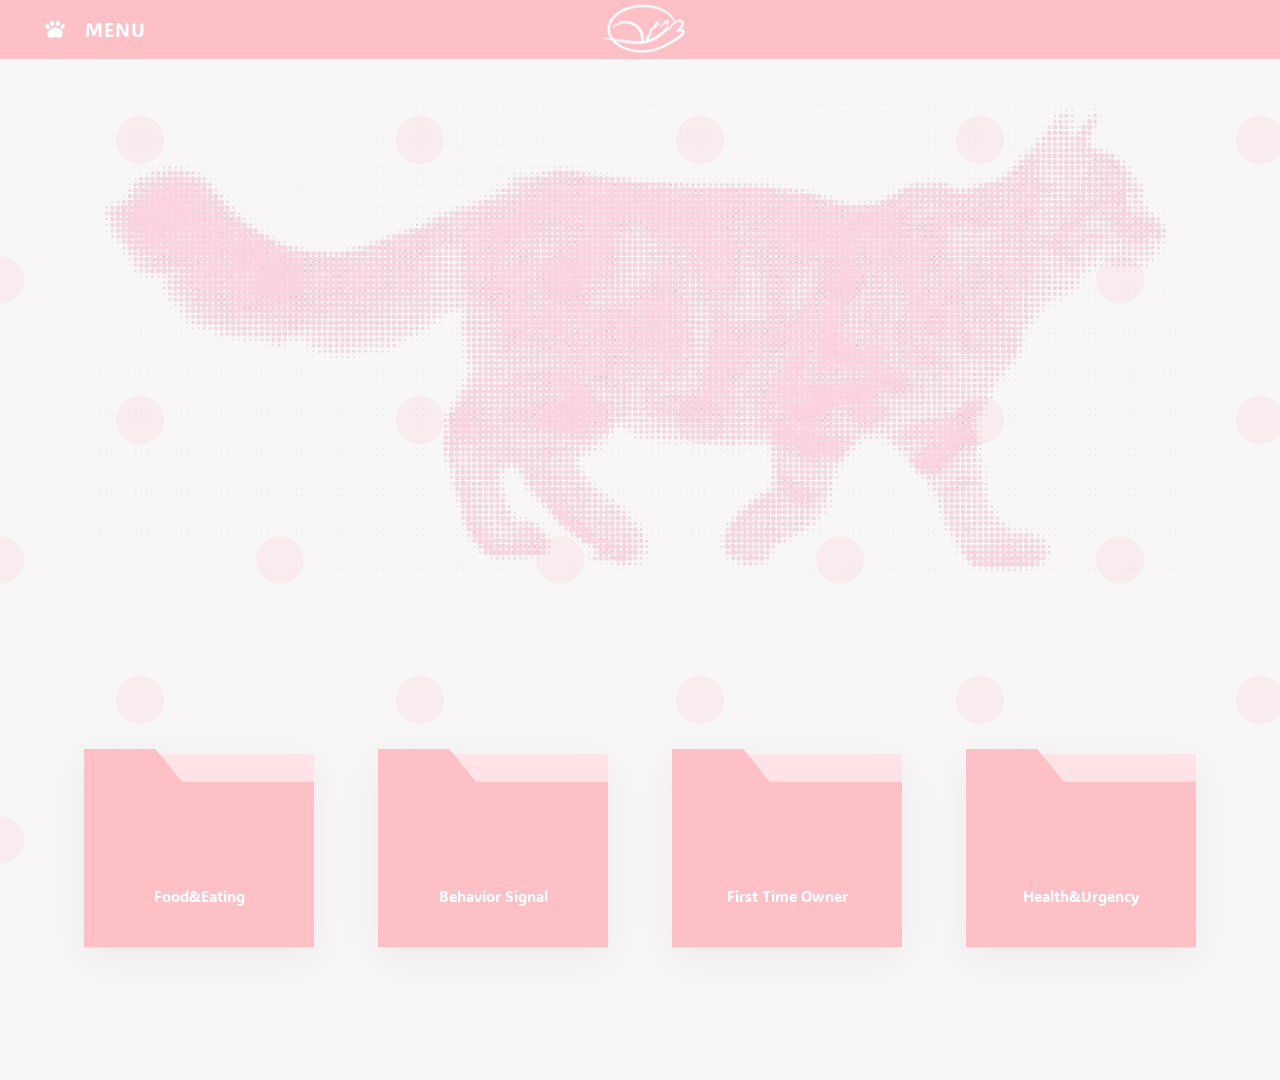
<file: index.html>
<!DOCTYPE html>
<html lang="en">
<head>
  <meta charset="UTF-8" />
  <meta name="viewport" content="width=device-width, initial-scale=1.0" />
  <title>Cat Website</title>

  <link rel="preconnect" href="https://fonts.googleapis.com" />
  <link rel="preconnect" href="https://fonts.gstatic.com" crossorigin />
  <link
    href="https://fonts.googleapis.com/css2?family=ADLaM+Display&display=swap"
    rel="stylesheet"
  />

  <link rel="stylesheet" href="style.css" />
</head>
<body>
  <header class="topbar">
    <div class="topbar__inner">
      <a href="index.html" class="topbar__logo" aria-label="Homepage">
<a href="index.html" class="topbar__logo" aria-label="Homepage">
  <img src="img/logo.png" alt="Cat Website Logo" class="cat-logo-png">
</a>

</a>

      <button class="menu-trigger" id="menu-open" aria-label="Open Menu">
      <img src="img/Menu icon.png" alt="Menu" class="menu-paw-icon">
      <span class="menu-text">Menu</span>
    </button>

    <a href="index.html" class="topbar__logo">
      </a>
  </div>
</header>

<div class="menu-overlay" id="menu-overlay"></div>
<nav class="side-menu" id="side-menu">
  <div class="menu-list">
    <a href="all-articles.html" class="menu-item">Articles</a>
    <a href="all-guidelines.html" class="menu-item">Guidelines</a>
    <a href="all-videos.html" class="menu-item">Videos</a>
    <a href="all-tools.html" class="menu-item">Tools</a>
  </div>
</nav>

<script>
    document.addEventListener('DOMContentLoaded', () => {
      const menuTrigger = document.getElementById('menu-open');
      const sideMenu = document.getElementById('side-menu');
      const menuOverlay = document.getElementById('menu-overlay');

      // 切换菜单
      menuTrigger.addEventListener('click', (e) => {
        e.stopPropagation();
        sideMenu.classList.toggle('active');
        menuOverlay.classList.toggle('active');
      });

      // 点击遮罩收回
      menuOverlay.addEventListener('click', () => {
        sideMenu.classList.remove('active');
        menuOverlay.classList.remove('active');
      });

      // 点击菜单项后收回
      const menuItems = document.querySelectorAll('.menu-item');
      menuItems.forEach(item => {
        item.addEventListener('click', () => {
          sideMenu.classList.remove('active');
          menuOverlay.classList.remove('active');
        });
      });
    });
  </script>
    </div>
  </header>

  <main>
    <section class="hero">
  <div class="container">
    <div class="hero__card">
      
      <img src="img/cat-hero.PNG" alt="A cute cat sleeping on a pink blanket" class="hero__PNG">

    </div>
  </div>
</section>

    <section class="folder-section">
      <div class="container">
        <div class="folder-grid">
          <a href="food-eating.html" class="folder-card folder-card--level-1" aria-label="Open Food and Eating page">
            <div class="folder-card__base-paper"></div>
            <div class="folder-card__sheet">
              <div class="folder-card__sheet-lines">
                <span></span>
                <span></span>
                <span></span>
              </div>
            </div>
            <svg
              class="folder-card__shape"
              viewBox="0 0 145 125"
              xmlns="http://www.w3.org/2000/svg"
              aria-hidden="true"
            >
              <path
                d="M0 125H145V20.5696H61.6515L44.9818 0H0V125Z"
                fill="currentColor"
              />
            </svg>
            <p class="folder-card__label">Food&amp;Eating</p>
          </a>

          <a href="behavior-signal.html" class="folder-card folder-card--level-1" aria-label="Open Behavior Signal page">
            <div class="folder-card__base-paper"></div>
            <div class="folder-card__sheet">
              <div class="folder-card__sheet-lines">
                <span></span>
                <span></span>
                <span></span>
              </div>
            </div>
            <svg
              class="folder-card__shape"
              viewBox="0 0 145 125"
              xmlns="http://www.w3.org/2000/svg"
              aria-hidden="true"
            >
              <path
                d="M0 125H145V20.5696H61.6515L44.9818 0H0V125Z"
                fill="currentColor"
              />
            </svg>
            <p class="folder-card__label">Behavior Signal</p>
          </a>

          <a href="first-time-owner.html" class="folder-card folder-card--level-2" aria-label="Open First Time Owner page">
            <div class="folder-card__base-paper"></div>
            <div class="folder-card__sheet">
              <div class="folder-card__sheet-lines">
                <span></span>
                <span></span>
                <span></span>
              </div>
            </div>
            <svg
              class="folder-card__shape"
              viewBox="0 0 145 125"
              xmlns="http://www.w3.org/2000/svg"
              aria-hidden="true"
            >
              <path
                d="M0 125H145V20.5696H61.6515L44.9818 0H0V125Z"
                fill="currentColor"
              />
            </svg>
            <p class="folder-card__label">First Time Owner</p>
          </a>

          <a href="health-urgency.html" class="folder-card folder-card--level-3" aria-label="Open Health and Urgency page">
            <div class="folder-card__base-paper"></div>
            <div class="folder-card__sheet">
              <div class="folder-card__sheet-lines">
                <span></span>
                <span></span>
                <span></span>
              </div>
            </div>
            <svg
              class="folder-card__shape"
              viewBox="0 0 145 125"
              xmlns="http://www.w3.org/2000/svg"
              aria-hidden="true"
            >
              <path
                d="M0 125H145V20.5696H61.6515L44.9818 0H0V125Z"
                fill="currentColor"
              />
            </svg>
            <p class="folder-card__label">Health&amp;Urgency</p>
          </a>
        </div>
      </div>
    </section>
  </main>
</body>
</html>
</file>
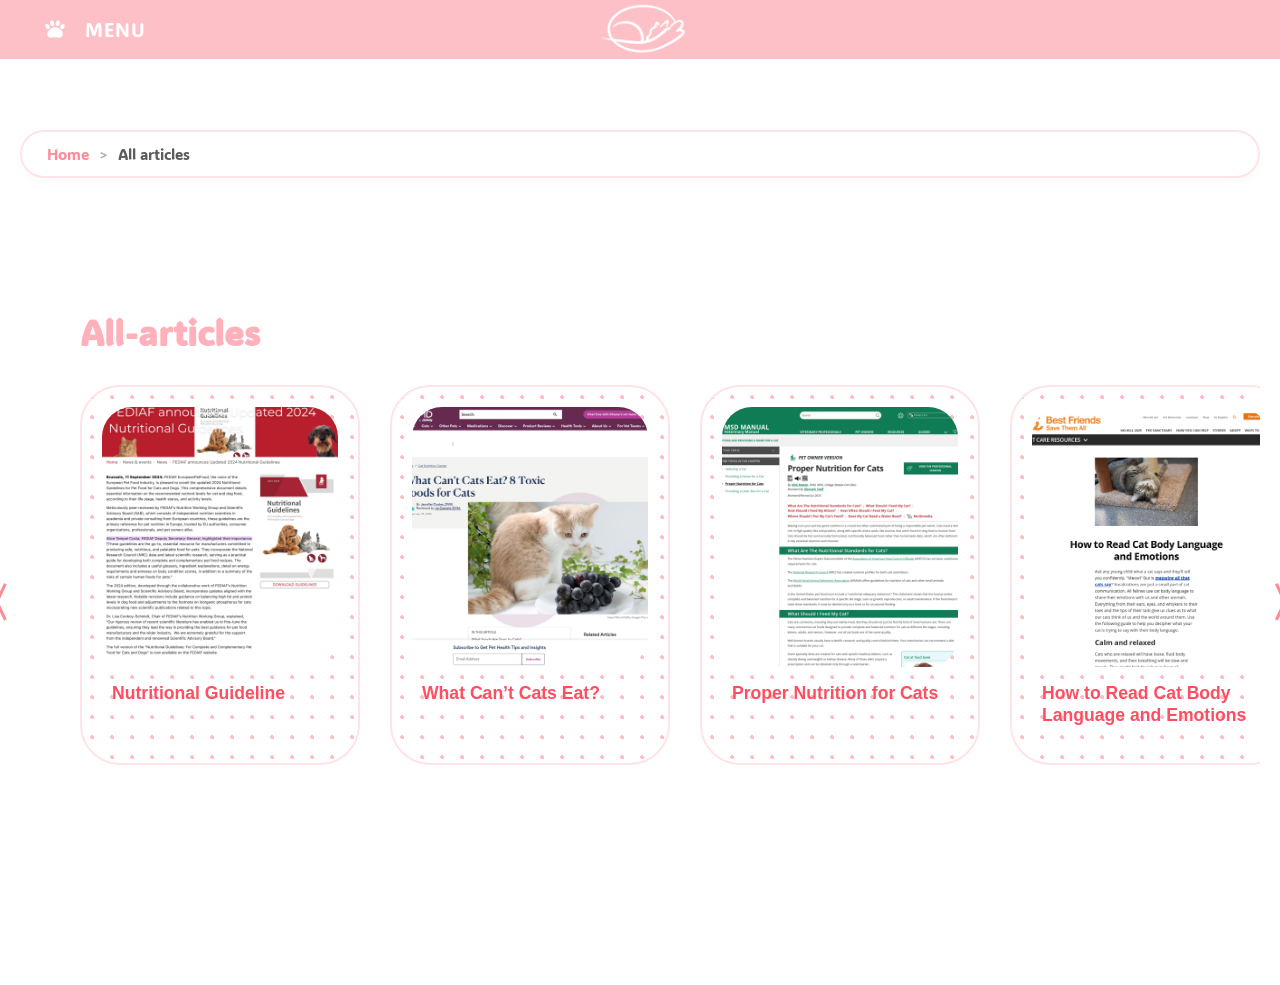
<file: all-articles.html>
<!DOCTYPE html>
<html lang="en">
<head>
  <meta charset="UTF-8" />
  <meta name="viewport" content="width=device-width, initial-scale=1.0" />
  <title>all-articles - Cat Website</title>
  <link rel="preconnect" href="https://fonts.googleapis.com" />
  <link rel="preconnect" href="https://fonts.gstatic.com" crossorigin />
  <link href="https://fonts.googleapis.com/css2?family=ADLaM+Display&display=swap" rel="stylesheet" />
  <link rel="stylesheet" href="style.css" />
</head>

<script>
document.addEventListener('DOMContentLoaded', () => {
  // 获取所有的分类容器
  const containers = document.querySelectorAll('.carousel-full-width');

  containers.forEach(container => {
    const track = container.querySelector('.carousel-track');
    const leftBtn = container.querySelector('.left-arrow');
    const rightBtn = container.querySelector('.right-arrow');

    // 每次滚动的距离：一张卡片的宽度(280px) + 间距(30px)
    const scrollStep = 310;

    if (track && leftBtn && rightBtn) {
      // 右转
      rightBtn.onclick = function() {
        track.scrollBy({ left: scrollStep, behavior: 'smooth' });
      };

      // 左转
      leftBtn.onclick = function() {
        track.scrollBy({ left: -scrollStep, behavior: 'smooth' });
      };
    }
  });
});
</script>

<body class="subpage-flat">
  
  <header class="topbar">
    <div class="topbar__inner">
      <a href="index.html" class="topbar__logo" aria-label="Homepage">
<a href="index.html" class="topbar__logo" aria-label="Homepage">
  <img src="img/logo.png" alt="Cat Website Logo" class="cat-logo-png">
</a>

</a>

      <button class="menu-trigger" id="menu-open" aria-label="Open Menu">
      <img src="img/Menu icon.png" alt="Menu" class="menu-paw-icon">
      <span class="menu-text">Menu</span>
    </button>

    <a href="index.html" class="topbar__logo">
      </a>
  </div>
</header>

<div class="menu-overlay" id="menu-overlay"></div>
<nav class="side-menu" id="side-menu">
  <div class="menu-list">
    <a href="all-articles.html" class="menu-item">Articles</a>
    <a href="all-guidelines.html" class="menu-item">Guidelines</a>
    <a href="all-videos.html" class="menu-item">Videos</a>
    <a href="all-tools.html" class="menu-item">Tools</a>
  </div>
</nav>

<script>
    document.addEventListener('DOMContentLoaded', () => {
      const menuTrigger = document.getElementById('menu-open');
      const sideMenu = document.getElementById('side-menu');
      const menuOverlay = document.getElementById('menu-overlay');

      // 切换菜单
      menuTrigger.addEventListener('click', (e) => {
        e.stopPropagation();
        sideMenu.classList.toggle('active');
        menuOverlay.classList.toggle('active');
      });

      // 点击遮罩收回
      menuOverlay.addEventListener('click', () => {
        sideMenu.classList.remove('active');
        menuOverlay.classList.remove('active');
      });

      // 点击菜单项后收回
      const menuItems = document.querySelectorAll('.menu-item');
      menuItems.forEach(item => {
        item.addEventListener('click', () => {
          sideMenu.classList.remove('active');
          menuOverlay.classList.remove('active');
        });
      });
    });
  </script>
    </div>
  </header>

  <main class="subpage-content">
    <nav class="breadcrumb-nav" aria-label="Breadcrumb">
  <ul class="breadcrumb-list">
    <li class="breadcrumb-item">
      <a href="index.html">Home</a>
    </li>
    
    <li class="breadcrumb-item active" aria-current="page">
      All articles
    </li>
  </ul>
</nav>
    <div class="container subpage-container">
      
     <section class="resource-row">
  <h2 class="row-title">All-articles</h2>
  <div class="carousel-full-width">
    <button class="nav-arrow left-arrow">〈</button>
    <div class="carousel-track">
      <a href="https://europeanpetfood.org/_/news/fediaf-announces-updated-2024-nutritional-guidelines/#:~:text=Alice%20Tempel%20Costa%2C%20FEDIAF%20Deputy,%E2%80%9D" class="resource-card">
        <div class="resource-card__preview">
          <img src="food-eating img/article1.png" alt="Nutritional Guideline for Cats" class="card-image">
        </div>
        <div class="resource-card__info">
          <h3>Nutritional Guideline</h3>
        </div>
      </a>

      <a href="https://www.petmd.com/cat/nutrition/toxic-foods-for-cats" class="resource-card">
        <div class="resource-card__preview">
          <img src="food-eating img/article2.png" alt="What Can’t Cats Eat?" class="card-image">
        </div>
        <div class="resource-card__info">
          <h3>What Can’t Cats Eat?</h3>
        </div>
      </a>

      <a href="https://www.msdvetmanual.com/cat-owners/selecting-and-providing-a-home-for-a-cat/proper-nutrition-for-cats" class="resource-card">
        <div class="resource-card__preview">
          <img src="food-eating img/article3.png" alt="Proper Nutrition for Cats" class="card-image">
        </div>
        <div class="resource-card__info">
          <h3>Proper Nutrition for Cats</h3>
        </div>
      </a>

       <a href="https://bestfriends.org/pet-care-resources/how-read-cat-body-language-and-emotions" class="resource-card"><div class="resource-card__preview"><img src="behavior signal img/article1.png" class="card-image"></div><div class="resource-card__info"><h3>How to Read Cat Body Language and Emotions</h3></div></a>
        <a href="https://tica.org/blogs/deciphering-feline-communication-can-cats-talk-to-us/" class="resource-card"><div class="resource-card__preview"><img src="behavior signal img/article2.png" class="card-image"></div><div class="resource-card__info"><h3>Deciphering Feline Communication</h3></div></a>
        <a href="https://icatcare.org/articles/cat-communication" class="resource-card"><div class="resource-card__preview"><img src="behavior signal img/article3.png" class="card-image"></div><div class="resource-card__info"><h3>How cats communicate through body and sound</h3></div></a>

      <a href="https://www.aaha.org/resources/five-essential-tips-for-new-cat-owners-setting-your-feline-friend-up-for-success/#:~:text=Nutrition%20plays%20a%20crucial%20role,at%20all%20times%2C%20as%20hydration" class="resource-card">
        <div class="resource-card__preview">
          <img src="first time owner img/img8.png" alt="Five Essential Tips for New Cat Owners" class="card-image">
        </div>
        <div class="resource-card__info">
          <h3>Five Essential Tips for New Cat Owners</h3>
        </div>
      </a>
      
      <a href="https://www.aspca.org/pet-care/cat-care/general-cat-care#:~:text=We%20recommend%20purchasing%20high,much%20a%20cat%20should%20eat" class="resource-card">
        <div class="resource-card__preview">
          <img src="first time owner img/img9.png" alt="General Cat Care" class="card-image">
        </div>
        <div class="resource-card__info">
          <h3>General Cat Care</h3>
        </div>
      </a>

      <a href="https://www.vet.cornell.edu/departments-centers-and-institutes/cornell-feline-health-center/health-information/feline-health-topics/choosing-and-caring-your-new-cat#:~:text=For%20the%20sake%20of%20your,your%20cat%20is%20eating%20a" class="resource-card">
        <div class="resource-card__preview">
          <img src="first time owner img/img10.png" alt="Choosing and Caring for Your New Cat" class="card-image">
        </div>
        <div class="resource-card__info">
          <h3>Choosing and Caring for Your New Cat</h3>
        </div>
      </a>

      <a href="https://www.chewy.com/education/cat/pet-parenting/behavior-pet-facts-8-surprising-things-new-cat-owners-should-expect" class="resource-card">
        <div class="resource-card__preview">
          <img src="first time owner img/img11.png" alt="Ultimate Guide for New Cat Owners" class="card-image">
        </div>
        <div class="resource-card__info">
          <h3>Ultimate Guide for New Cat Owners</h3>
        </div>
      </a>

              <a href="https://vcahospitals.com/know-your-pet/emergencies-in-cats#:~:text=What%20are%20some%20common%20medical,might%20happen%20to%20my%20cat" class="resource-card">
        <div class="resource-card__preview">
          <img src="health urgency img/img6.png" alt="Emergencies in Cats" class="card-image">
        </div>
        <div class="resource-card__info">
          <h3>Emergencies in Cats</h3>
        </div>
      </a>
      
        <a href="https://www.petmd.com/cat/general-health/how-tell-when-cat-sick" class="resource-card">
        <div class="resource-card__preview">
          <img src="health urgency img/img7.png" alt="How to Tell When a Cat Is Sick" class="card-image">
        </div>
        <div class="resource-card__info">
          <h3>How to Tell When a Cat Is Sick</h3>
        </div>
      </a>

        <a href="https://bluepearlvet.com/pet-blog/pet-emergency-symptoms/#:~:text=1,Loss%20of%20consciousness" class="resource-card">
        <div class="resource-card__preview">
          <img src="health urgency img/img8.png" alt="Top 10 Signs Your Pet Needs an ER Visit" class="card-image">
        </div>
        <div class="resource-card__info">
          <h3>Top 10 Signs Your Pet Needs an ER Visit</h3>
        </div>
      </a>

    </div> 
        <button class="nav-arrow right-arrow">〉</button>
        </div>
  </main>
  <div id="preview-modal" class="modal-overlay">
    <div class="modal-content">
      <div class="modal-header">
        <a id="modal-external-link" href="#" target="_blank">Open in New Window ↗</a>
        <button class="modal-close" id="close-modal">×</button>
      </div>
      <iframe id="preview-frame" src="" frameborder="0"></iframe>
    </div>
  </div>

  <script>
    document.addEventListener('DOMContentLoaded', () => {
      // 1. 左右滑动逻辑
      function setupCarousel(trackId, leftArrowId, rightArrowId) {
        const track = document.getElementById(trackId);
        const leftArrow = document.getElementById(leftArrowId);
        const rightArrow = document.getElementById(rightArrowId);

        if (track && leftArrow && rightArrow) {
          rightArrow.addEventListener('click', () => {
            track.scrollBy({ left: 310, behavior: 'smooth' });
          });
          leftArrow.addEventListener('click', () => {
            track.scrollBy({ left: -310, behavior: 'smooth' });
          });
        }
      }

      // 初始化所有滑动轨道
      setupCarousel('food-art-track', 'food-art-left', 'food-art-right');
      setupCarousel('food-vid-track', 'food-vid-left', 'food-vid-right');
      setupCarousel('food-qa-track', 'food-qa-left', 'food-qa-right');

      // 2. 小窗预览逻辑
      const modal = document.getElementById('preview-modal');
      const iframe = document.getElementById('preview-frame');
      const externalLink = document.getElementById('modal-external-link');
      const closeBtn = document.getElementById('close-modal');
      const resourceCards = document.querySelectorAll('.resource-card');

      resourceCards.forEach(card => {
        card.addEventListener('click', (e) => {
          const url = card.getAttribute('href');
          if (url && (url.startsWith('http') || url.endsWith('.pdf'))) {
            e.preventDefault();
            iframe.src = url;
            externalLink.href = url;
            modal.style.display = 'flex';
          }
        });
      });

      const closeModal = () => {
        modal.style.display = 'none';
        iframe.src = '';
      };

      closeBtn.onclick = closeModal;
      modal.onclick = (e) => { if (e.target === modal) closeModal(); };
    });
  </script>
</body>
</html>
</file>
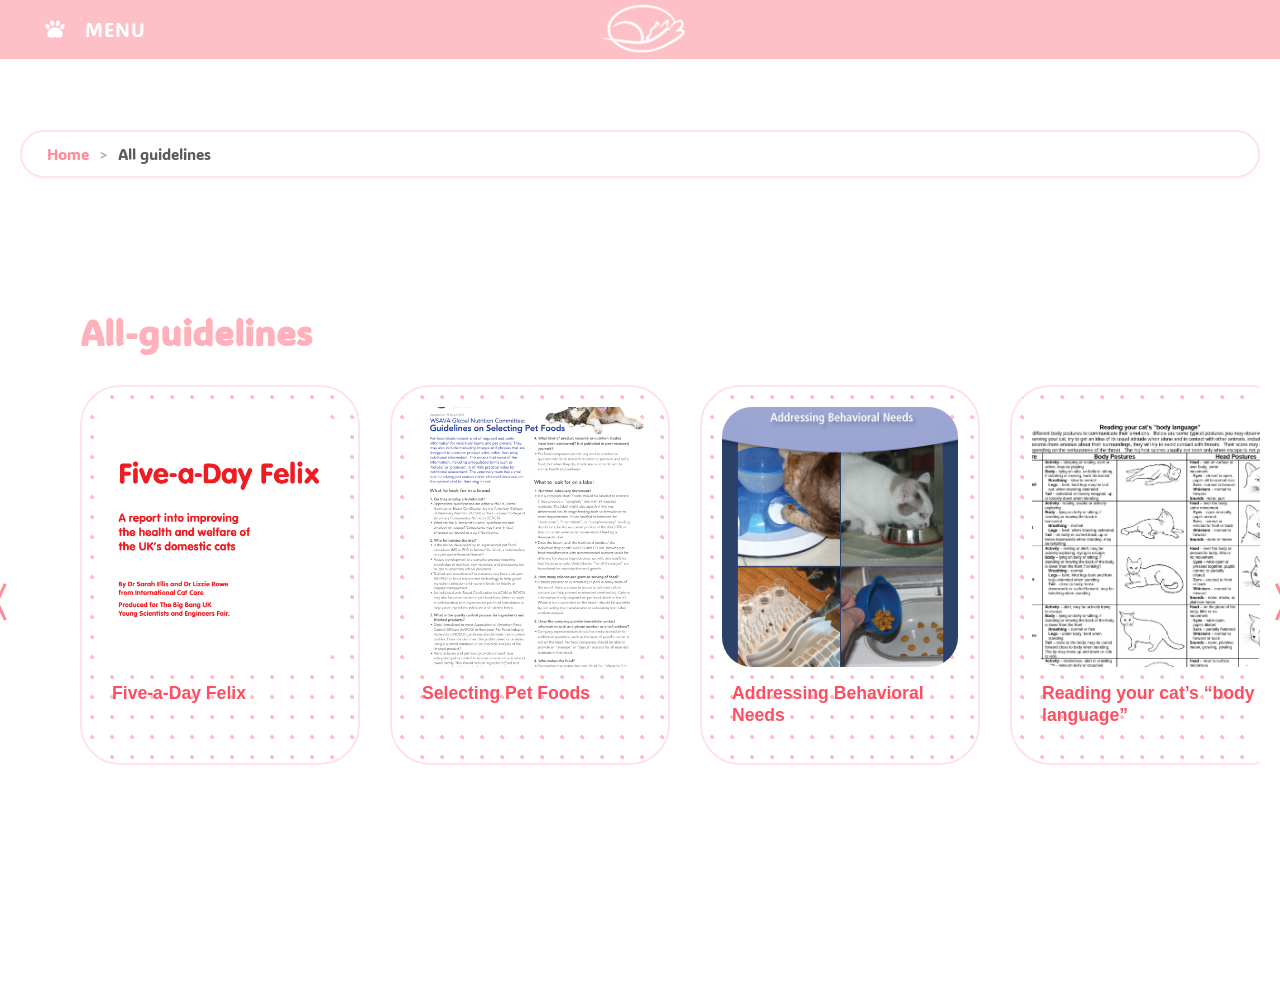
<file: all-guidelines.html>
<!DOCTYPE html>
<html lang="en">
<head>
  <meta charset="UTF-8" />
  <meta name="viewport" content="width=device-width, initial-scale=1.0" />
  <title>All-guidelines - Cat Website</title>
  <link rel="preconnect" href="https://fonts.googleapis.com" />
  <link rel="preconnect" href="https://fonts.gstatic.com" crossorigin />
  <link href="https://fonts.googleapis.com/css2?family=ADLaM+Display&display=swap" rel="stylesheet" />
  <link rel="stylesheet" href="style.css" />
</head>

<script>
document.addEventListener('DOMContentLoaded', () => {
  // 获取所有的分类容器
  const containers = document.querySelectorAll('.carousel-full-width');

  containers.forEach(container => {
    const track = container.querySelector('.carousel-track');
    const leftBtn = container.querySelector('.left-arrow');
    const rightBtn = container.querySelector('.right-arrow');

    // 每次滚动的距离：一张卡片的宽度(280px) + 间距(30px)
    const scrollStep = 310;

    if (track && leftBtn && rightBtn) {
      // 右转
      rightBtn.onclick = function() {
        track.scrollBy({ left: scrollStep, behavior: 'smooth' });
      };

      // 左转
      leftBtn.onclick = function() {
        track.scrollBy({ left: -scrollStep, behavior: 'smooth' });
      };
    }
  });
});
</script>

<body class="subpage-flat">
  
  <header class="topbar">
    <div class="topbar__inner">
      <a href="index.html" class="topbar__logo" aria-label="Homepage">
<a href="index.html" class="topbar__logo" aria-label="Homepage">
  <img src="img/logo.png" alt="Cat Website Logo" class="cat-logo-png">
</a>

</a>

      <button class="menu-trigger" id="menu-open" aria-label="Open Menu">
      <img src="img/Menu icon.png" alt="Menu" class="menu-paw-icon">
      <span class="menu-text">Menu</span>
    </button>

    <a href="index.html" class="topbar__logo">
      </a>
  </div>
</header>

<div class="menu-overlay" id="menu-overlay"></div>
<nav class="side-menu" id="side-menu">
  <div class="menu-list">
    <a href="all-articles.html" class="menu-item">Articles</a>
    <a href="all-guidelines.html" class="menu-item">Guidelines</a>
    <a href="all-videos.html" class="menu-item">Videos</a>
    <a href="all-tools.html" class="menu-item">Tools</a>
  </div>
</nav>

<script>
    document.addEventListener('DOMContentLoaded', () => {
      const menuTrigger = document.getElementById('menu-open');
      const sideMenu = document.getElementById('side-menu');
      const menuOverlay = document.getElementById('menu-overlay');

      // 切换菜单
      menuTrigger.addEventListener('click', (e) => {
        e.stopPropagation();
        sideMenu.classList.toggle('active');
        menuOverlay.classList.toggle('active');
      });

      // 点击遮罩收回
      menuOverlay.addEventListener('click', () => {
        sideMenu.classList.remove('active');
        menuOverlay.classList.remove('active');
      });

      // 点击菜单项后收回
      const menuItems = document.querySelectorAll('.menu-item');
      menuItems.forEach(item => {
        item.addEventListener('click', () => {
          sideMenu.classList.remove('active');
          menuOverlay.classList.remove('active');
        });
      });
    });
  </script>
    </div>
  </header>

  <main class="subpage-content">
    <nav class="breadcrumb-nav" aria-label="Breadcrumb">
  <ul class="breadcrumb-list">
    <li class="breadcrumb-item">
      <a href="index.html">Home</a>
    </li>
    
    <li class="breadcrumb-item active" aria-current="page">
      All guidelines
    </li>
  </ul>
</nav>
    <div class="container subpage-container">
      
     <section class="resource-row">
  <h2 class="row-title">All-guidelines</h2>
  <div class="carousel-full-width">
    <button class="nav-arrow left-arrow">〈</button>
    <div class="carousel-track">

        <a href="food-eating doc/guideline1.pdf" class="resource-card">
        <div class="resource-card__preview">
          <img src="food-eating img/guideline1.png" alt="Five-a-Day Felix" class="card-image">
        </div>
        <div class="resource-card__info">
          <h3>Five-a-Day Felix</h3>
        </div>
      </a>

      <a href="food-eating doc/guideline2.pdf" class="resource-card">
        <div class="resource-card__preview">
          <img src="food-eating img/guideline2.png" alt="Selecting Pet Foods" class="card-image">
        </div>
        <div class="resource-card__info">
          <h3>Selecting Pet Foods</h3>
        </div>
      </a>

      <a href="food-eating doc/guideline3.pdf" class="resource-card">
        <div class="resource-card__preview">
          <img src="food-eating img/guideline3.png" alt="Addressing Behavioral Needs" class="card-image">
        </div>
        <div class="resource-card__info">
          <h3>Addressing Behavioral Needs</h3>
        </div>
      </a>

       <a href="behavior signal doc/guideline1.pdf" class="resource-card"><div class="resource-card__preview"><img src="behavior signal img/guideline1.png" class="card-image"></div><div class="resource-card__info"><h3>Reading your cat’s “body language”</h3></div></a>
            <a href="behavior signal doc/guideline2.pdf" class="resource-card"><div class="resource-card__preview"><img src="behavior signal img/guideline2.png" class="card-image"></div><div class="resource-card__info"><h3>Why do cats wag their tails</h3></div></a>
            <a href="https://www.fourpawsusa.org/our-stories/publications-guides/how-cats-communicate#:~:text=Ears%3A%20a%20mood%20barometer" class="resource-card"><div class="resource-card__preview"><img src="behavior signal img/guideline3.png" class="card-image"></div><div class="resource-card__info"><h3>How Cats Communicate</h3></div></a>
            <a href="behavior signal doc/guideline4.pdf" class="resource-card"><div class="resource-card__preview"><img src="behavior signal img/guideline4.png" class="card-image"></div><div class="resource-card__info"><h3>A visual guide to cat body language</h3></div></a>
            <a href="behavior signal doc/guideline5.pdf" class="resource-card"><div class="resource-card__preview"><img src="behavior signal img/guideline5.png" class="card-image"></div><div class="resource-card__info"><h3>FELINE behavior guidelines</h3></div></a>
          
            <a href="first time owner doc/doc1.pdf" class="resource-card">
        <div class="resource-card__preview">
          <img src="first time owner img/img1.png" alt="new cat owner checklist" class="card-image">
        </div>
        <div class="resource-card__info"><h3>new cat owner checklist</h3></div>
      </a>

      <a href="health urgency doc/doc1.pdf" class="resource-card">
        <div class="resource-card__preview">
          <img src="health urgency img/img4.png" alt="Body Condition Score" class="card-image">
        </div>
        <div class="resource-card__info">
          <h3>Body Condition Score</h3>
        </div>
      </a>

      <a href="https://www.nasc.cc/news/emergency-or-wait-cat-urgent-symptoms/#:~:text=Difficulty%20breathing%20%E2%80%93%20If%20your,mouth%20breathing%20signals%20severe%20distress" class="resource-card">
        <div class="resource-card__preview">
          <img src="health urgency img/img5.png" alt="The Cat Owners Guide to Urgent Symptoms" class="card-image">
        </div>
        <div class="resource-card__info">
          <h3>The Cat Owners Guide to Urgent Symptoms</h3>
        </div>
      </a>

    </div> 
        <button class="nav-arrow right-arrow">〉</button>
        </div>
  </main>
  <div id="preview-modal" class="modal-overlay">
    <div class="modal-content">
      <div class="modal-header">
        <a id="modal-external-link" href="#" target="_blank">Open in New Window ↗</a>
        <button class="modal-close" id="close-modal">×</button>
      </div>
      <iframe id="preview-frame" src="" frameborder="0"></iframe>
    </div>
  </div>

  <script>
    document.addEventListener('DOMContentLoaded', () => {
      // 1. 左右滑动逻辑
      function setupCarousel(trackId, leftArrowId, rightArrowId) {
        const track = document.getElementById(trackId);
        const leftArrow = document.getElementById(leftArrowId);
        const rightArrow = document.getElementById(rightArrowId);

        if (track && leftArrow && rightArrow) {
          rightArrow.addEventListener('click', () => {
            track.scrollBy({ left: 310, behavior: 'smooth' });
          });
          leftArrow.addEventListener('click', () => {
            track.scrollBy({ left: -310, behavior: 'smooth' });
          });
        }
      }

      // 初始化所有滑动轨道
      setupCarousel('food-art-track', 'food-art-left', 'food-art-right');
      setupCarousel('food-vid-track', 'food-vid-left', 'food-vid-right');
      setupCarousel('food-qa-track', 'food-qa-left', 'food-qa-right');

      // 2. 小窗预览逻辑
      const modal = document.getElementById('preview-modal');
      const iframe = document.getElementById('preview-frame');
      const externalLink = document.getElementById('modal-external-link');
      const closeBtn = document.getElementById('close-modal');
      const resourceCards = document.querySelectorAll('.resource-card');

      resourceCards.forEach(card => {
        card.addEventListener('click', (e) => {
          const url = card.getAttribute('href');
          if (url && (url.startsWith('http') || url.endsWith('.pdf'))) {
            e.preventDefault();
            iframe.src = url;
            externalLink.href = url;
            modal.style.display = 'flex';
          }
        });
      });

      const closeModal = () => {
        modal.style.display = 'none';
        iframe.src = '';
      };

      closeBtn.onclick = closeModal;
      modal.onclick = (e) => { if (e.target === modal) closeModal(); };
    });
  </script>
</body>
</html>
</file>
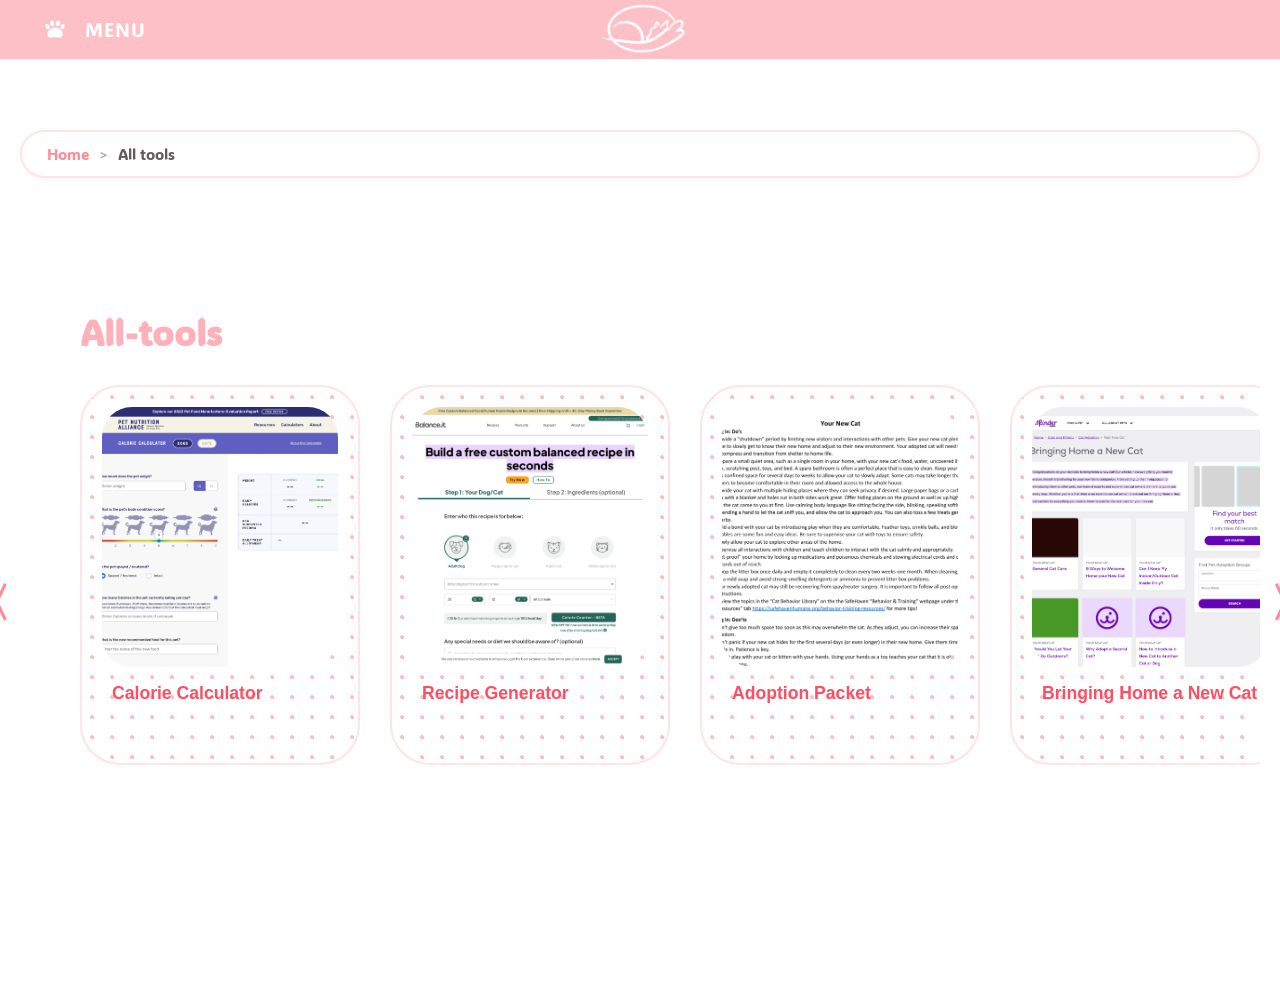
<file: all-tools.html>
<!DOCTYPE html>
<html lang="en">
<head>
  <meta charset="UTF-8" />
  <meta name="viewport" content="width=device-width, initial-scale=1.0" />
  <title>All-tools - Cat Website</title>
  <link rel="preconnect" href="https://fonts.googleapis.com" />
  <link rel="preconnect" href="https://fonts.gstatic.com" crossorigin />
  <link href="https://fonts.googleapis.com/css2?family=ADLaM+Display&display=swap" rel="stylesheet" />
  <link rel="stylesheet" href="style.css" />
</head>

<script>
document.addEventListener('DOMContentLoaded', () => {
  // 获取所有的分类容器
  const containers = document.querySelectorAll('.carousel-full-width');

  containers.forEach(container => {
    const track = container.querySelector('.carousel-track');
    const leftBtn = container.querySelector('.left-arrow');
    const rightBtn = container.querySelector('.right-arrow');

    // 每次滚动的距离：一张卡片的宽度(280px) + 间距(30px)
    const scrollStep = 310;

    if (track && leftBtn && rightBtn) {
      // 右转
      rightBtn.onclick = function() {
        track.scrollBy({ left: scrollStep, behavior: 'smooth' });
      };

      // 左转
      leftBtn.onclick = function() {
        track.scrollBy({ left: -scrollStep, behavior: 'smooth' });
      };
    }
  });
});
</script>

<body class="subpage-flat">
  
  <header class="topbar">
    <div class="topbar__inner">
      <a href="index.html" class="topbar__logo" aria-label="Homepage">
<a href="index.html" class="topbar__logo" aria-label="Homepage">
  <img src="img/logo.png" alt="Cat Website Logo" class="cat-logo-png">
</a>

</a>

      <button class="menu-trigger" id="menu-open" aria-label="Open Menu">
      <img src="img/Menu icon.png" alt="Menu" class="menu-paw-icon">
      <span class="menu-text">Menu</span>
    </button>

    <a href="index.html" class="topbar__logo">
      </a>
  </div>
</header>

<div class="menu-overlay" id="menu-overlay"></div>
<nav class="side-menu" id="side-menu">
  <div class="menu-list">
    <a href="all-articles.html" class="menu-item">Articles</a>
    <a href="all-guidelines.html" class="menu-item">Guidelines</a>
    <a href="all-videos.html" class="menu-item">Videos</a>
    <a href="all-tools.html" class="menu-item">Tools</a>
  </div>
</nav>

<script>
    document.addEventListener('DOMContentLoaded', () => {
      const menuTrigger = document.getElementById('menu-open');
      const sideMenu = document.getElementById('side-menu');
      const menuOverlay = document.getElementById('menu-overlay');

      // 切换菜单
      menuTrigger.addEventListener('click', (e) => {
        e.stopPropagation();
        sideMenu.classList.toggle('active');
        menuOverlay.classList.toggle('active');
      });

      // 点击遮罩收回
      menuOverlay.addEventListener('click', () => {
        sideMenu.classList.remove('active');
        menuOverlay.classList.remove('active');
      });

      // 点击菜单项后收回
      const menuItems = document.querySelectorAll('.menu-item');
      menuItems.forEach(item => {
        item.addEventListener('click', () => {
          sideMenu.classList.remove('active');
          menuOverlay.classList.remove('active');
        });
      });
    });
  </script>
    </div>
  </header>

  <main class="subpage-content">
    <nav class="breadcrumb-nav" aria-label="Breadcrumb">
  <ul class="breadcrumb-list">
    <li class="breadcrumb-item">
      <a href="index.html">Home</a>
    </li>
    
    <li class="breadcrumb-item active" aria-current="page">
      All tools
    </li>
  </ul>
</nav>
    <div class="container subpage-container">
      
     <section class="resource-row">
  <h2 class="row-title">All-tools</h2>
  <div class="carousel-full-width">
    <button class="nav-arrow left-arrow">〈</button>
    <div class="carousel-track">

        <a href="https://petnutritionalliance.org/resources/calorie-calculator?type=dogs" class="resource-card">
        <div class="resource-card__preview">
          <img src="food-eating img/Tools1.png" alt="Calorie Calculator" class="card-image">
        </div>
        <div class="resource-card__info"><h3>Calorie Calculator</h3></div>
      </a>

      <a href="https://balance.it/recipes#:~:text=Build%20a%20free%20custom%20balanced,recipe%20in%20seconds" class="resource-card">
        <div class="resource-card__preview">
          <img src="food-eating img/Tools2.png" alt="Recipe Generator" class="card-image">
        </div>
        <div class="resource-card__info"><h3>Recipe Generator</h3></div>
      </a>

      <a href="first time owner doc/doc2.pdf" class="resource-card">
        <div class="resource-card__preview">
          <img src="first time owner img/img2.png" alt="Adoption Packet" class="card-image">
        </div>
        <div class="resource-card__info">
          <h3>Adoption Packet</h3>
        </div>
      </a>

      <a href="https://www.petfinder.com/cats-and-kittens/adoption/new-cat/#:~:text=Congratulations%20on%20your%20decision%20to,care%20for%20your%20new%20cat" class="resource-card">
        <div class="resource-card__preview">
          <img src="first time owner img/img3.png" alt="Bringing Home a New Cat" class="card-image">
        </div>
        <div class="resource-card__info">
          <h3>Bringing Home a New Cat</h3>
        </div>
      </a>

      <a href="https://cats.com/cat-symptoms-checker#:~:text=Cat%20Symptoms%20Checker" class="resource-card">
        <div class="resource-card__preview">
          <img src="health urgency img/img1.png" alt="Cat Symptoms Checker" class="card-image">
        </div>
        <div class="resource-card__info"><h3>Cat Symptoms Checker</h3></div>
      </a>

    </div> 
        <button class="nav-arrow right-arrow">〉</button>
        </div>
  </main>
  <div id="preview-modal" class="modal-overlay">
    <div class="modal-content">
      <div class="modal-header">
        <a id="modal-external-link" href="#" target="_blank">Open in New Window ↗</a>
        <button class="modal-close" id="close-modal">×</button>
      </div>
      <iframe id="preview-frame" src="" frameborder="0"></iframe>
    </div>
  </div>

  <script>
    document.addEventListener('DOMContentLoaded', () => {
      // 1. 左右滑动逻辑
      function setupCarousel(trackId, leftArrowId, rightArrowId) {
        const track = document.getElementById(trackId);
        const leftArrow = document.getElementById(leftArrowId);
        const rightArrow = document.getElementById(rightArrowId);

        if (track && leftArrow && rightArrow) {
          rightArrow.addEventListener('click', () => {
            track.scrollBy({ left: 310, behavior: 'smooth' });
          });
          leftArrow.addEventListener('click', () => {
            track.scrollBy({ left: -310, behavior: 'smooth' });
          });
        }
      }

      // 初始化所有滑动轨道
      setupCarousel('food-art-track', 'food-art-left', 'food-art-right');
      setupCarousel('food-vid-track', 'food-vid-left', 'food-vid-right');
      setupCarousel('food-qa-track', 'food-qa-left', 'food-qa-right');

      // 2. 小窗预览逻辑
      const modal = document.getElementById('preview-modal');
      const iframe = document.getElementById('preview-frame');
      const externalLink = document.getElementById('modal-external-link');
      const closeBtn = document.getElementById('close-modal');
      const resourceCards = document.querySelectorAll('.resource-card');

      resourceCards.forEach(card => {
        card.addEventListener('click', (e) => {
          const url = card.getAttribute('href');
          if (url && (url.startsWith('http') || url.endsWith('.pdf'))) {
            e.preventDefault();
            iframe.src = url;
            externalLink.href = url;
            modal.style.display = 'flex';
          }
        });
      });

      const closeModal = () => {
        modal.style.display = 'none';
        iframe.src = '';
      };

      closeBtn.onclick = closeModal;
      modal.onclick = (e) => { if (e.target === modal) closeModal(); };
    });
  </script>
</body>
</html>
</file>
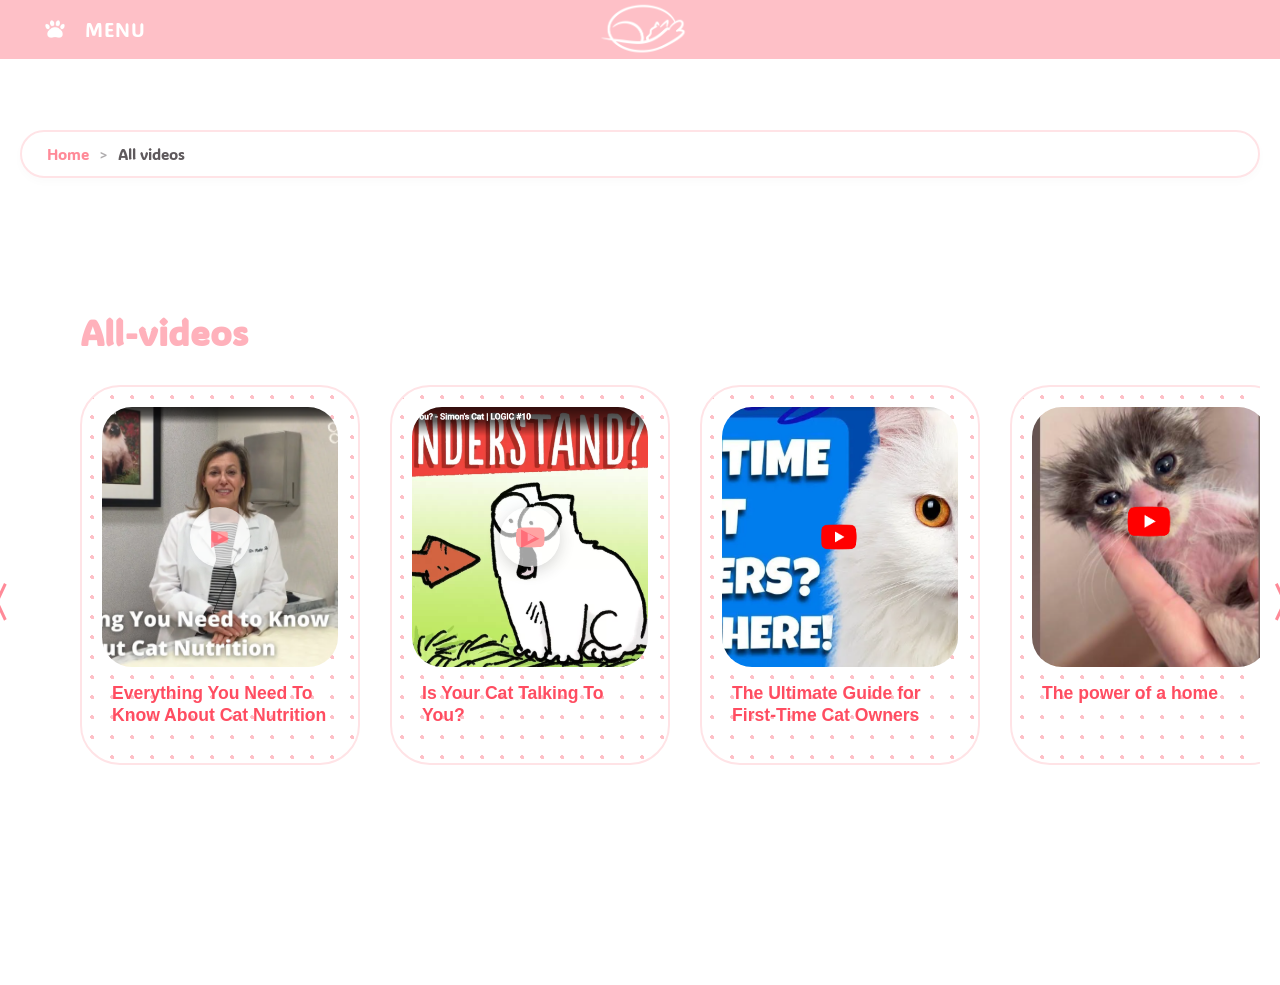
<file: all-videos.html>
<!DOCTYPE html>
<html lang="en">
<head>
  <meta charset="UTF-8" />
  <meta name="viewport" content="width=device-width, initial-scale=1.0" />
  <title>All-videos - Cat Website</title>
  <link rel="preconnect" href="https://fonts.googleapis.com" />
  <link rel="preconnect" href="https://fonts.gstatic.com" crossorigin />
  <link href="https://fonts.googleapis.com/css2?family=ADLaM+Display&display=swap" rel="stylesheet" />
  <link rel="stylesheet" href="style.css" />
</head>

<script>
document.addEventListener('DOMContentLoaded', () => {
  // 获取所有的分类容器
  const containers = document.querySelectorAll('.carousel-full-width');

  containers.forEach(container => {
    const track = container.querySelector('.carousel-track');
    const leftBtn = container.querySelector('.left-arrow');
    const rightBtn = container.querySelector('.right-arrow');

    // 每次滚动的距离：一张卡片的宽度(280px) + 间距(30px)
    const scrollStep = 310;

    if (track && leftBtn && rightBtn) {
      // 右转
      rightBtn.onclick = function() {
        track.scrollBy({ left: scrollStep, behavior: 'smooth' });
      };

      // 左转
      leftBtn.onclick = function() {
        track.scrollBy({ left: -scrollStep, behavior: 'smooth' });
      };
    }
  });
});
</script>

<body class="subpage-flat">
  
  <header class="topbar">
    <div class="topbar__inner">
      <a href="index.html" class="topbar__logo" aria-label="Homepage">
<a href="index.html" class="topbar__logo" aria-label="Homepage">
  <img src="img/logo.png" alt="Cat Website Logo" class="cat-logo-png">
</a>

</a>

      <button class="menu-trigger" id="menu-open" aria-label="Open Menu">
      <img src="img/Menu icon.png" alt="Menu" class="menu-paw-icon">
      <span class="menu-text">Menu</span>
    </button>

    <a href="index.html" class="topbar__logo">
      </a>
  </div>
</header>

<div class="menu-overlay" id="menu-overlay"></div>
<nav class="side-menu" id="side-menu">
  <div class="menu-list">
    <a href="all-articles.html" class="menu-item">Articles</a>
    <a href="all-guidelines.html" class="menu-item">Guidelines</a>
    <a href="all-videos.html" class="menu-item">Videos</a>
    <a href="all-tools.html" class="menu-item">Tools</a>
  </div>
</nav>

<script>
    document.addEventListener('DOMContentLoaded', () => {
      const menuTrigger = document.getElementById('menu-open');
      const sideMenu = document.getElementById('side-menu');
      const menuOverlay = document.getElementById('menu-overlay');

      // 切换菜单
      menuTrigger.addEventListener('click', (e) => {
        e.stopPropagation();
        sideMenu.classList.toggle('active');
        menuOverlay.classList.toggle('active');
      });

      // 点击遮罩收回
      menuOverlay.addEventListener('click', () => {
        sideMenu.classList.remove('active');
        menuOverlay.classList.remove('active');
      });

      // 点击菜单项后收回
      const menuItems = document.querySelectorAll('.menu-item');
      menuItems.forEach(item => {
        item.addEventListener('click', () => {
          sideMenu.classList.remove('active');
          menuOverlay.classList.remove('active');
        });
      });
    });
  </script>
    </div>
  </header>

  <main class="subpage-content">
    <nav class="breadcrumb-nav" aria-label="Breadcrumb">
  <ul class="breadcrumb-list">
    <li class="breadcrumb-item">
      <a href="index.html">Home</a>
    </li>
    
    <li class="breadcrumb-item active" aria-current="page">
      All videos
    </li>
  </ul>
</nav>
    <div class="container subpage-container">
      
     <section class="resource-row">
  <h2 class="row-title">All-videos</h2>
  <div class="carousel-full-width">
    <button class="nav-arrow left-arrow">〈</button>
    <div class="carousel-track">

       <a href="https://www.youtube.com/watch?v=3sTbrpDOzmM" class="resource-card">
        <div class="resource-card__preview">
          <img src="food-eating img/video1.png" alt="Everything You Need To Know About Cat Nutrition" class="card-image">
          <div class="play-overlay">▶</div>
        </div>
        <div class="resource-card__info">
          <h3>Everything You Need To Know About Cat Nutrition</h3>
        </div>
      </a>

       <a href="https://youtu.be/l8EPjo3GCJE?si=XC9096mRPn80MB11" class="resource-card">
              <div class="resource-card__preview">
                <img src="behavior signal img/video1.png" class="card-image">
                <div class="play-overlay">▶</div>
              </div>
              <div class="resource-card__info"><h3>Is Your Cat Talking To You?</h3></div>
            </a>

             <a href="https://youtu.be/zPOAaDUzVDY?si=6SigrMtDKOqlfzql" class="resource-card">
        <div class="resource-card__preview">
          <img src="first time owner img/img4.png" alt="The Ultimate Guide for First-Time Cat Owners" class="card-image">
        </div>
        <div class="resource-card__info">
          <h3>The Ultimate Guide for First-Time Cat Owners</h3>
        </div>
      </a>

      <a href="https://youtu.be/OucSPLQ_lK8?si=FvICnjFFq_Qv4TEq" class="resource-card">
        <div class="resource-card__preview">
          <img src="first time owner img/img5.png" alt="The power of a home" class="card-image">
        </div>
        <div class="resource-card__info">
          <h3>The power of a home</h3>
        </div>
      </a>

      <a href="https://youtu.be/Lt4Zn9urMWU?si=rUuu4UK-mjc5zjt8" class="resource-card">
        <div class="resource-card__preview">
          <img src="first time owner img/img6.png" alt="5 Tips for Creating a Cat-Friendly Home" class="card-image">
        </div>
        <div class="resource-card__info">
          <h3>5 Tips for Creating a Cat-Friendly Home</h3>
        </div>
      </a>

      <a href="https://youtu.be/KZ_eXQ8Ic20?si=WU5FdCO58Biw3ZPw" class="resource-card">
        <div class="resource-card__preview">
          <img src="first time owner img/img7.png" alt="Helping Cats Settle In with the 3-3-3 Rule" class="card-image">
        </div>
        <div class="resource-card__info">
          <h3>Helping Cats Settle In with the 3-3-3 Rule</h3>
        </div>
      </a>

       <a href="https://youtu.be/a3glq-u6TdI?si=7lsDEfsv7VFQqQd0" class="resource-card">
        <div class="resource-card__preview">
          <img src="health urgency img/img2.png" alt="10 Signs Your Cat is Having an Emergency" class="card-image">
        </div>
        <div class="resource-card__info">
          <h3>10 Signs Your Cat is Having an Emergency</h3>
        </div>
      </a>

      <a href="https://youtu.be/rR6aXt-bRGs?si=TjutrA2ldtp8jBXo" class="resource-card">
        <div class="resource-card__preview">
          <img src="health urgency img/img3.png" alt="10 Signs Your Cat is Sick And Needs Help" class="card-image">
        </div>
        <div class="resource-card__info">
          <h3>10 Signs Your Cat is Sick And Needs Help</h3>
        </div>
      </a>

    </div> 
        <button class="nav-arrow right-arrow">〉</button>
        </div>
  </main>
  <div id="preview-modal" class="modal-overlay">
    <div class="modal-content">
      <div class="modal-header">
        <a id="modal-external-link" href="#" target="_blank">Open in New Window ↗</a>
        <button class="modal-close" id="close-modal">×</button>
      </div>
      <iframe id="preview-frame" src="" frameborder="0"></iframe>
    </div>
  </div>

  <script>
    document.addEventListener('DOMContentLoaded', () => {
      // 1. 左右滑动逻辑
      function setupCarousel(trackId, leftArrowId, rightArrowId) {
        const track = document.getElementById(trackId);
        const leftArrow = document.getElementById(leftArrowId);
        const rightArrow = document.getElementById(rightArrowId);

        if (track && leftArrow && rightArrow) {
          rightArrow.addEventListener('click', () => {
            track.scrollBy({ left: 310, behavior: 'smooth' });
          });
          leftArrow.addEventListener('click', () => {
            track.scrollBy({ left: -310, behavior: 'smooth' });
          });
        }
      }

      // 初始化所有滑动轨道
      setupCarousel('food-art-track', 'food-art-left', 'food-art-right');
      setupCarousel('food-vid-track', 'food-vid-left', 'food-vid-right');
      setupCarousel('food-qa-track', 'food-qa-left', 'food-qa-right');

      // 2. 小窗预览逻辑
      const modal = document.getElementById('preview-modal');
      const iframe = document.getElementById('preview-frame');
      const externalLink = document.getElementById('modal-external-link');
      const closeBtn = document.getElementById('close-modal');
      const resourceCards = document.querySelectorAll('.resource-card');

      resourceCards.forEach(card => {
        card.addEventListener('click', (e) => {
          const url = card.getAttribute('href');
          if (url && (url.startsWith('http') || url.endsWith('.pdf'))) {
            e.preventDefault();
            iframe.src = url;
            externalLink.href = url;
            modal.style.display = 'flex';
          }
        });
      });

      const closeModal = () => {
        modal.style.display = 'none';
        iframe.src = '';
      };

      closeBtn.onclick = closeModal;
      modal.onclick = (e) => { if (e.target === modal) closeModal(); };
    });
  </script>
</body>
</html>
</file>
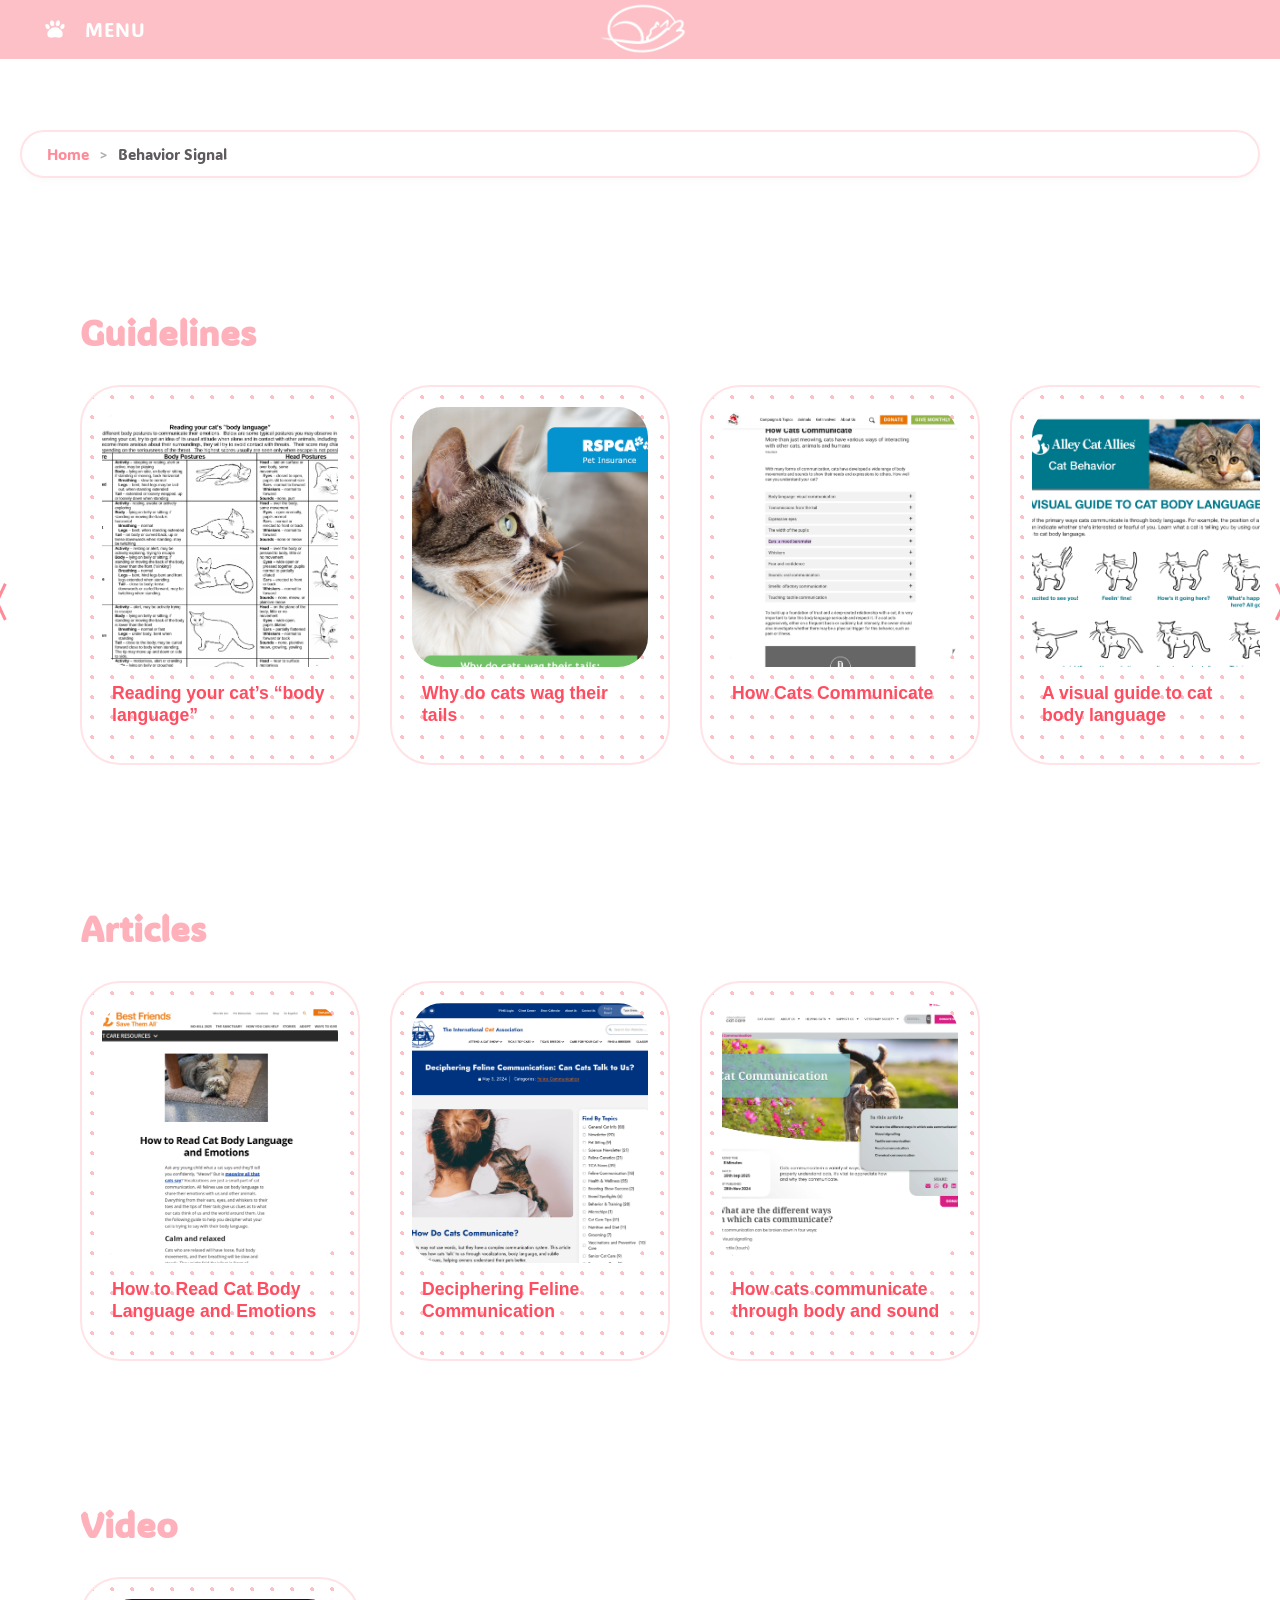
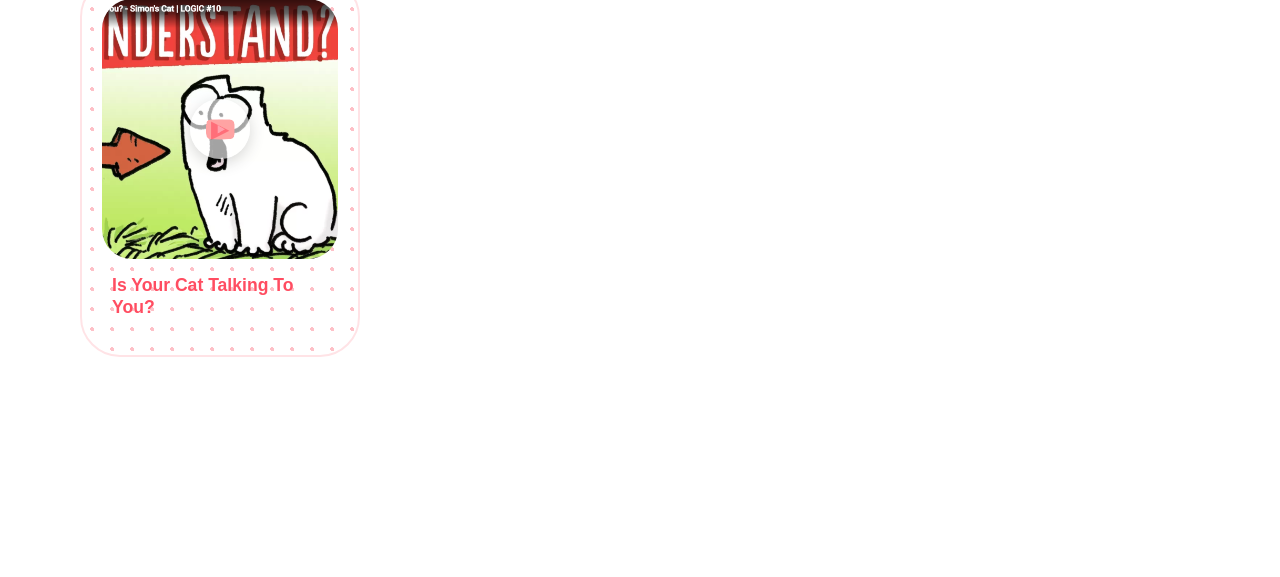
<file: behavior-signal.html>
<!DOCTYPE html>
<html lang="en">
<head>
  <meta charset="UTF-8" />
  <meta name="viewport" content="width=device-width, initial-scale=1.0" />
  <title>Behavior Signal - Cat Website</title>
  
  <link rel="preconnect" href="https://fonts.googleapis.com" />
  <link rel="preconnect" href="https://fonts.gstatic.com" crossorigin />
  <link href="https://fonts.googleapis.com/css2?family=ADLaM+Display&display=swap" rel="stylesheet" />
  <link rel="stylesheet" href="style.css" />
</head>

<script>
document.addEventListener('DOMContentLoaded', () => {
  // 获取所有的分类容器
  const containers = document.querySelectorAll('.carousel-full-width');

  containers.forEach(container => {
    const track = container.querySelector('.carousel-track');
    const leftBtn = container.querySelector('.left-arrow');
    const rightBtn = container.querySelector('.right-arrow');

    // 每次滚动的距离：一张卡片的宽度(280px) + 间距(30px)
    const scrollStep = 310;

    if (track && leftBtn && rightBtn) {
      // 右转
      rightBtn.onclick = function() {
        track.scrollBy({ left: scrollStep, behavior: 'smooth' });
      };

      // 左转
      leftBtn.onclick = function() {
        track.scrollBy({ left: -scrollStep, behavior: 'smooth' });
      };
    }
  });
});
</script>

<body class="subpage-flat">
  
  <header class="topbar">
    <div class="topbar__inner">
      <a href="index.html" class="topbar__logo" aria-label="Homepage">
<a href="index.html" class="topbar__logo" aria-label="Homepage">
  <img src="img/logo.png" alt="Cat Website Logo" class="cat-logo-png">
</a>

</a>

      <button class="menu-trigger" id="menu-open" aria-label="Open Menu">
      <img src="img/Menu icon.png" alt="Menu" class="menu-paw-icon">
      <span class="menu-text">Menu</span>
    </button>

    <a href="index.html" class="topbar__logo">
      </a>
  </div>
</header>

<div class="menu-overlay" id="menu-overlay"></div>
<nav class="side-menu" id="side-menu">
  <div class="menu-list">
    <a href="all-articles.html" class="menu-item">Articles</a>
    <a href="all-guidelines.html" class="menu-item">Guidelines</a>
    <a href="all-videos.html" class="menu-item">Videos</a>
    <a href="all-tools.html" class="menu-item">Tools</a>
  </div>
</nav>

<script>
    document.addEventListener('DOMContentLoaded', () => {
      const menuTrigger = document.getElementById('menu-open');
      const sideMenu = document.getElementById('side-menu');
      const menuOverlay = document.getElementById('menu-overlay');

      // 切换菜单
      menuTrigger.addEventListener('click', (e) => {
        e.stopPropagation();
        sideMenu.classList.toggle('active');
        menuOverlay.classList.toggle('active');
      });

      // 点击遮罩收回
      menuOverlay.addEventListener('click', () => {
        sideMenu.classList.remove('active');
        menuOverlay.classList.remove('active');
      });

      // 点击菜单项后收回
      const menuItems = document.querySelectorAll('.menu-item');
      menuItems.forEach(item => {
        item.addEventListener('click', () => {
          sideMenu.classList.remove('active');
          menuOverlay.classList.remove('active');
        });
      });
    });
  </script>
    </div>
  </header>

  <main class="subpage-content">
    <nav class="breadcrumb-nav" aria-label="Breadcrumb">
  <ul class="breadcrumb-list">
    <li class="breadcrumb-item">
      <a href="index.html">Home</a>
    </li>
    
    <li class="breadcrumb-item active" aria-current="page">
      Behavior Signal
    </li>
  </ul>
</nav>
    <div class="container subpage-container">
      
      <section class="resource-row">
        <h2 class="row-title">Guidelines</h2>
        <div class="carousel-full-width">
            <button class="nav-arrow left-arrow">〈</button>
          <div class="carousel-track">
            <a href="behavior signal doc/guideline1.pdf" class="resource-card"><div class="resource-card__preview"><img src="behavior signal img/guideline1.png" class="card-image"></div><div class="resource-card__info"><h3>Reading your cat’s “body language”</h3></div></a>
            <a href="behavior signal doc/guideline2.pdf" class="resource-card"><div class="resource-card__preview"><img src="behavior signal img/guideline2.png" class="card-image"></div><div class="resource-card__info"><h3>Why do cats wag their tails</h3></div></a>
            <a href="https://www.fourpawsusa.org/our-stories/publications-guides/how-cats-communicate#:~:text=Ears%3A%20a%20mood%20barometer" class="resource-card"><div class="resource-card__preview"><img src="behavior signal img/guideline3.png" class="card-image"></div><div class="resource-card__info"><h3>How Cats Communicate</h3></div></a>
            <a href="behavior signal doc/guideline4.pdf" class="resource-card"><div class="resource-card__preview"><img src="behavior signal img/guideline4.png" class="card-image"></div><div class="resource-card__info"><h3>A visual guide to cat body language</h3></div></a>
            <a href="behavior signal doc/guideline5.pdf" class="resource-card"><div class="resource-card__preview"><img src="behavior signal img/guideline5.png" class="card-image"></div><div class="resource-card__info"><h3>FELINE behavior guidelines</h3></div></a>
          </div>
            <button class="nav-arrow right-arrow">〉</button>
        </div>
      </section>

      <section class="resource-row">
        <h2 class="row-title">Articles</h2>
        <div class="carousel-full-width">
          <div class="carousel-track">
            <a href="https://bestfriends.org/pet-care-resources/how-read-cat-body-language-and-emotions" class="resource-card"><div class="resource-card__preview"><img src="behavior signal img/article1.png" class="card-image"></div><div class="resource-card__info"><h3>How to Read Cat Body Language and Emotions</h3></div></a>
            <a href="https://tica.org/blogs/deciphering-feline-communication-can-cats-talk-to-us/" class="resource-card"><div class="resource-card__preview"><img src="behavior signal img/article2.png" class="card-image"></div><div class="resource-card__info"><h3>Deciphering Feline Communication</h3></div></a>
            <a href="https://icatcare.org/articles/cat-communication" class="resource-card"><div class="resource-card__preview"><img src="behavior signal img/article3.png" class="card-image"></div><div class="resource-card__info"><h3>How cats communicate through body and sound</h3></div></a>
          </div>
        </div>
      </section>

      <section class="resource-row">
        <h2 class="row-title">Video</h2>
        <div class="carousel-full-width">
          <div class="carousel-track">
            <a href="https://youtu.be/l8EPjo3GCJE?si=XC9096mRPn80MB11" class="resource-card">
              <div class="resource-card__preview">
                <img src="behavior signal img/video1.png" class="card-image">
                <div class="play-overlay">▶</div>
              </div>
              <div class="resource-card__info"><h3>Is Your Cat Talking To You?</h3></div>
            </a>
          </div>
        </div>
      </section>

    </div>
  </main>
<div id="preview-modal" class="modal-overlay">
  <div class="modal-content">
    <div class="modal-header">
      <a id="modal-external-link" href="#" target="_blank">Open in New Window ↗</a>
      <button class="modal-close" id="close-modal">×</button>
    </div>
    <iframe id="preview-frame" src="" frameborder="0"></iframe>
  </div>
</div>

  <script>
    document.addEventListener('DOMContentLoaded', () => {
      // 1. 左右滑动逻辑函数
      window.setupCarousel = function(trackId, leftArrowId, rightArrowId) {
        const track = document.getElementById(trackId);
        const leftArrow = document.getElementById(leftArrowId);
        const rightArrow = document.getElementById(rightArrowId);

        if (track && leftArrow && rightArrow) {
          rightArrow.addEventListener('click', () => {
            track.scrollBy({ left: 310, behavior: 'smooth' });
          });
          leftArrow.addEventListener('click', () => {
            track.scrollBy({ left: -310, behavior: 'smooth' });
          });
        }
      };

      // 激活 Guidelines 栏目的滑动
      setupCarousel('guidelines-track', 'guidelines-left', 'guidelines-right');

      // 2. 小窗预览逻辑
      const modal = document.getElementById('preview-modal');
      const iframe = document.getElementById('preview-frame');
      const closeBtn = document.getElementById('close-modal');
      const resourceCards = document.querySelectorAll('.resource-card');

     resourceCards.forEach(card => {
  card.addEventListener('click', (e) => {
    const url = card.getAttribute('href');
    if (url && (url.startsWith('http') || url.endsWith('.pdf'))) {
      e.preventDefault();
      iframe.src = url;
      // 🌟 新增：同步更新外部链接
      document.getElementById('modal-external-link').href = url;
      modal.style.display = 'flex';
    }
  });
});
      // 关闭弹窗
      const closeModal = () => {
        modal.style.display = 'none';
        iframe.src = ''; 
      };

      closeBtn.addEventListener('click', closeModal);
      modal.addEventListener('click', (e) => {
        if (e.target === modal) closeModal();
      });
    });
  </script>
</body>
</html>
</file>
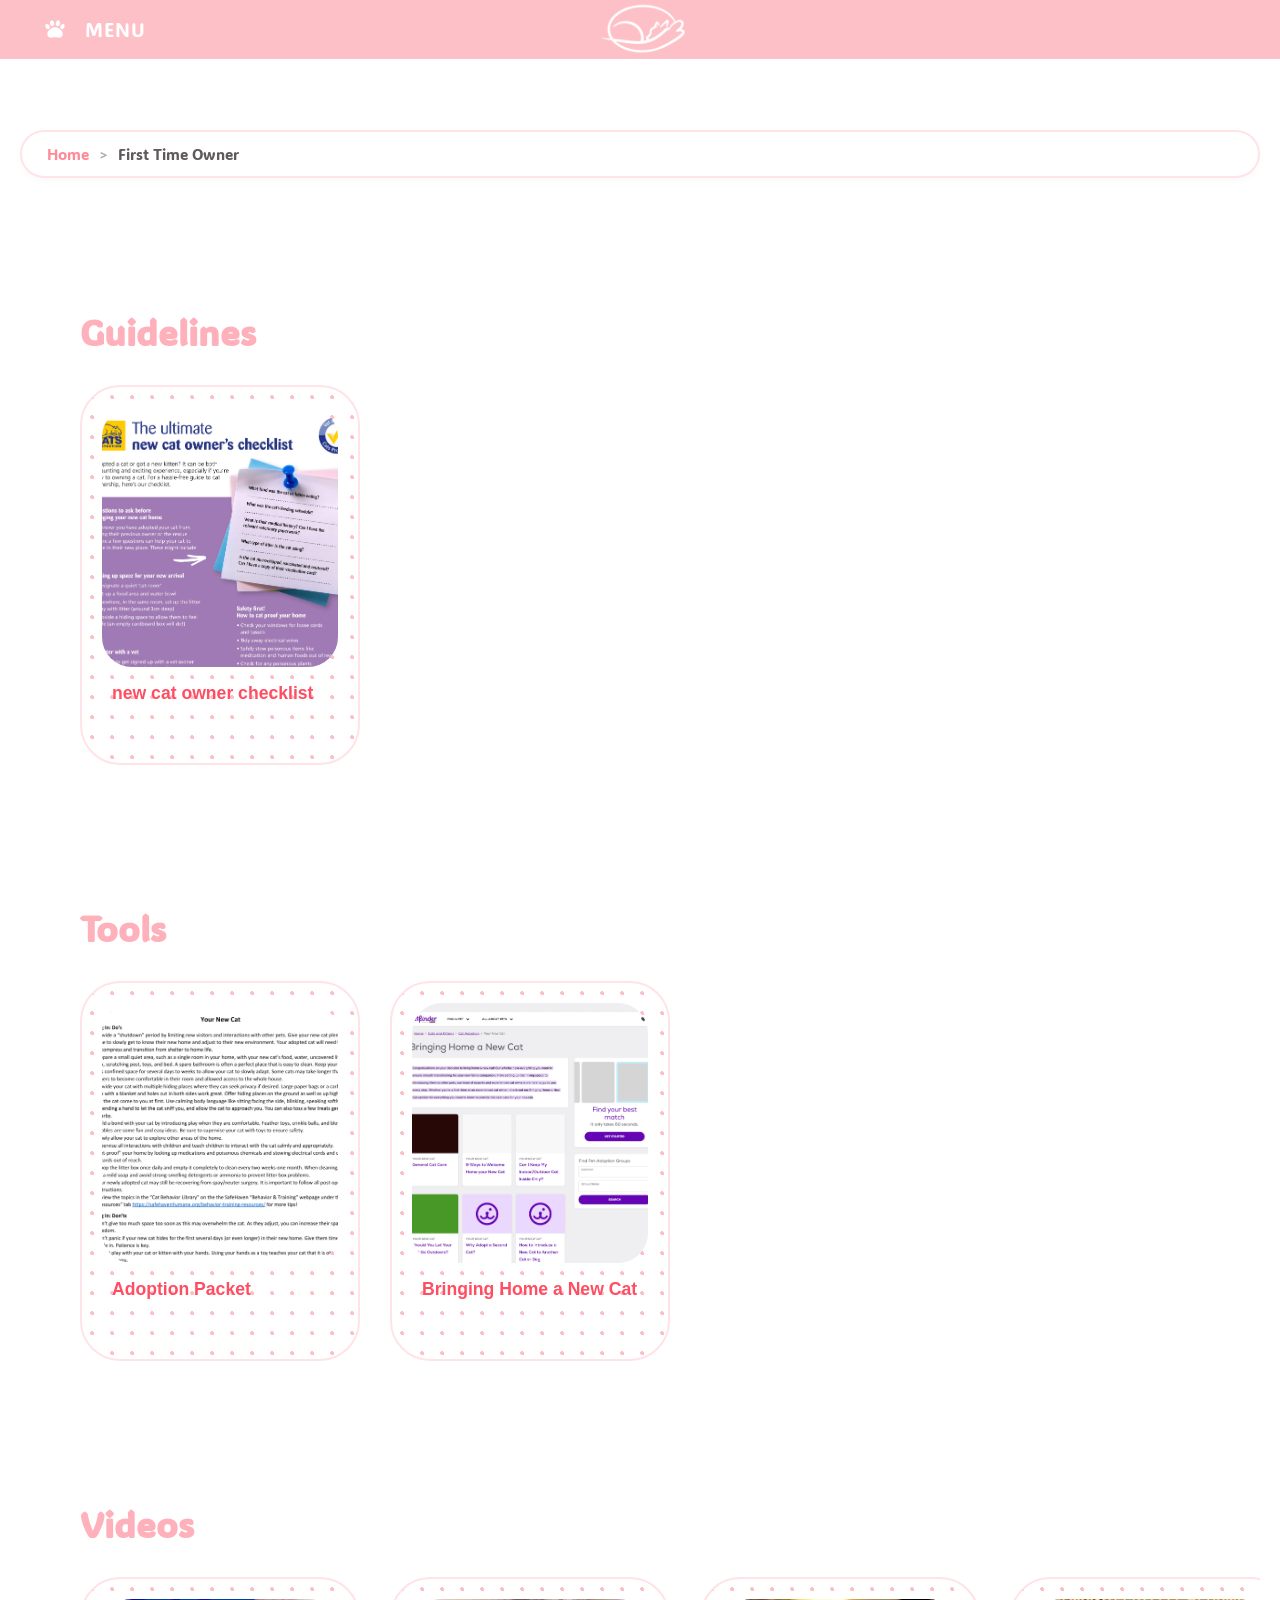
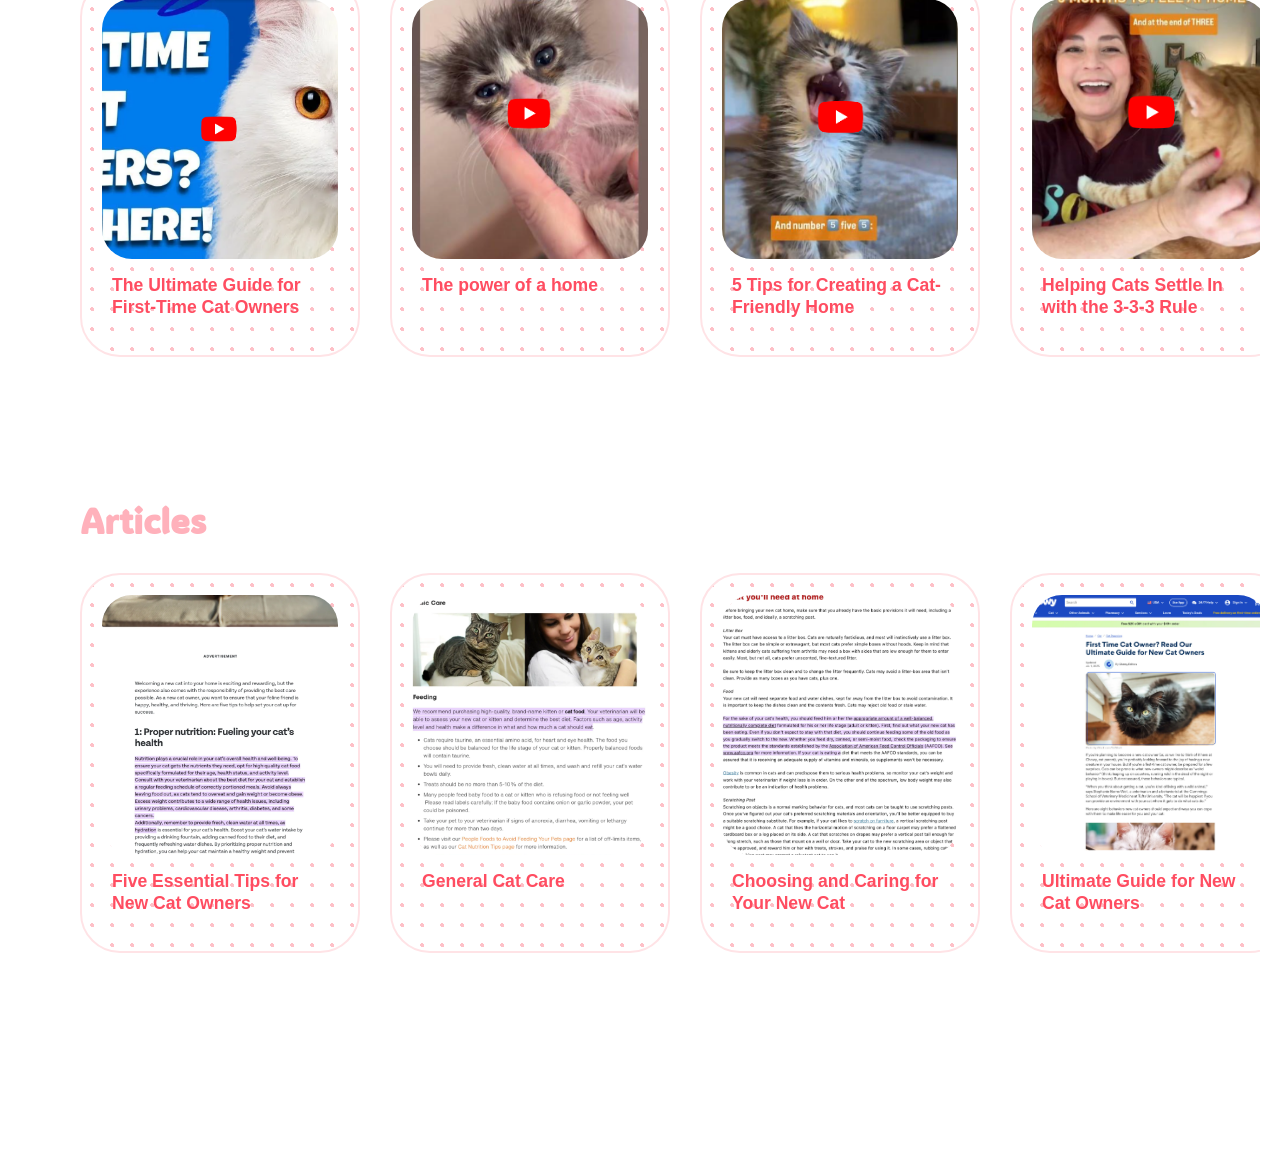
<file: first-time-owner.html>
<!DOCTYPE html>
<html lang="en">
<head>
  <meta charset="UTF-8" />
  <meta name="viewport" content="width=device-width, initial-scale=1.0" />
  <title>Food & Eating - Cat Website</title>
  <link rel="preconnect" href="https://fonts.googleapis.com" />
  <link rel="preconnect" href="https://fonts.gstatic.com" crossorigin />
  <link href="https://fonts.googleapis.com/css2?family=ADLaM+Display&display=swap" rel="stylesheet" />
  <link rel="stylesheet" href="style.css" />
</head>
<body class="subpage-flat">
  
  <header class="topbar">
    <div class="topbar__inner">
      <a href="index.html" class="topbar__logo" aria-label="Homepage">
<a href="index.html" class="topbar__logo" aria-label="Homepage">
  <img src="img/logo.png" alt="Cat Website Logo" class="cat-logo-png">
</a>

</a>

      <button class="menu-trigger" id="menu-open" aria-label="Open Menu">
      <img src="img/Menu icon.png" alt="Menu" class="menu-paw-icon">
      <span class="menu-text">Menu</span>
    </button>

    <a href="index.html" class="topbar__logo">
      </a>
  </div>
</header>

<div class="menu-overlay" id="menu-overlay"></div>
<nav class="side-menu" id="side-menu">
  <div class="menu-list">
    <a href="all-articles.html" class="menu-item">Articles</a>
    <a href="all-guidelines.html" class="menu-item">Guidelines</a>
    <a href="all-videos.html" class="menu-item">Videos</a>
    <a href="all-tools.html" class="menu-item">Tools</a>
  </div>
</nav>

<script>
    document.addEventListener('DOMContentLoaded', () => {
      const menuTrigger = document.getElementById('menu-open');
      const sideMenu = document.getElementById('side-menu');
      const menuOverlay = document.getElementById('menu-overlay');

      // 切换菜单
      menuTrigger.addEventListener('click', (e) => {
        e.stopPropagation();
        sideMenu.classList.toggle('active');
        menuOverlay.classList.toggle('active');
      });

      // 点击遮罩收回
      menuOverlay.addEventListener('click', () => {
        sideMenu.classList.remove('active');
        menuOverlay.classList.remove('active');
      });

      // 点击菜单项后收回
      const menuItems = document.querySelectorAll('.menu-item');
      menuItems.forEach(item => {
        item.addEventListener('click', () => {
          sideMenu.classList.remove('active');
          menuOverlay.classList.remove('active');
        });
      });
    });
  </script>
    </div>
  </header>

  <main class="subpage-content">
    <nav class="breadcrumb-nav" aria-label="Breadcrumb">
  <ul class="breadcrumb-list">
    <li class="breadcrumb-item">
      <a href="index.html">Home</a>
    </li>
    
    <li class="breadcrumb-item active" aria-current="page">
      First Time Owner
    </li>
  </ul>
</nav>
    <div class="container subpage-container">
      
     <section class="resource-row">
  <h2 class="row-title">Guidelines</h2>
  <div class="carousel-full-width">
    <div class="carousel-track">
      <a href="first time owner doc/doc1.pdf" class="resource-card">
        <div class="resource-card__preview">
          <img src="first time owner img/img1.png" alt="new cat owner checklist" class="card-image">
        </div>
        <div class="resource-card__info"><h3>new cat owner checklist</h3></div>
      </a>
    </div>
  </div>
</section>

<section class="resource-row">
  <h2 class="row-title">Tools</h2>
  <div class="carousel-full-width">
    <div class="carousel-track">
      
      <a href="first time owner doc/doc2.pdf" class="resource-card">
        <div class="resource-card__preview">
          <img src="first time owner img/img2.png" alt="Adoption Packet" class="card-image">
        </div>
        <div class="resource-card__info">
          <h3>Adoption Packet</h3>
        </div>
      </a>

      <a href="https://www.petfinder.com/cats-and-kittens/adoption/new-cat/#:~:text=Congratulations%20on%20your%20decision%20to,care%20for%20your%20new%20cat" class="resource-card">
        <div class="resource-card__preview">
          <img src="first time owner img/img3.png" alt="Bringing Home a New Cat" class="card-image">
        </div>
        <div class="resource-card__info">
          <h3>Bringing Home a New Cat</h3>
        </div>
      </a>

    </div>
  </div>
</section>

<section class="resource-row">
  <h2 class="row-title">Videos</h2>
  <div class="carousel-full-width">
    <div class="carousel-track">
      
      <a href="https://youtu.be/zPOAaDUzVDY?si=6SigrMtDKOqlfzql" class="resource-card">
        <div class="resource-card__preview">
          <img src="first time owner img/img4.png" alt="The Ultimate Guide for First-Time Cat Owners" class="card-image">
        </div>
        <div class="resource-card__info">
          <h3>The Ultimate Guide for First-Time Cat Owners</h3>
        </div>
      </a>

      <a href="https://youtu.be/OucSPLQ_lK8?si=FvICnjFFq_Qv4TEq" class="resource-card">
        <div class="resource-card__preview">
          <img src="first time owner img/img5.png" alt="The power of a home" class="card-image">
        </div>
        <div class="resource-card__info">
          <h3>The power of a home</h3>
        </div>
      </a>

      <a href="https://youtu.be/Lt4Zn9urMWU?si=rUuu4UK-mjc5zjt8" class="resource-card">
        <div class="resource-card__preview">
          <img src="first time owner img/img6.png" alt="5 Tips for Creating a Cat-Friendly Home" class="card-image">
        </div>
        <div class="resource-card__info">
          <h3>5 Tips for Creating a Cat-Friendly Home</h3>
        </div>
      </a>

      <a href="https://youtu.be/KZ_eXQ8Ic20?si=WU5FdCO58Biw3ZPw" class="resource-card">
        <div class="resource-card__preview">
          <img src="first time owner img/img7.png" alt="Helping Cats Settle In with the 3-3-3 Rule" class="card-image">
        </div>
        <div class="resource-card__info">
          <h3>Helping Cats Settle In with the 3-3-3 Rule</h3>
        </div>
      </a>

    </div>
  </div>
</section>

<section class="resource-row">
  <h2 class="row-title">Articles</h2>
  <div class="carousel-full-width">
    <div class="carousel-track">
      
      <a href="https://www.aaha.org/resources/five-essential-tips-for-new-cat-owners-setting-your-feline-friend-up-for-success/#:~:text=Nutrition%20plays%20a%20crucial%20role,at%20all%20times%2C%20as%20hydration" class="resource-card">
        <div class="resource-card__preview">
          <img src="first time owner img/img8.png" alt="Five Essential Tips for New Cat Owners" class="card-image">
        </div>
        <div class="resource-card__info">
          <h3>Five Essential Tips for New Cat Owners</h3>
        </div>
      </a>
      
      <a href="https://www.aspca.org/pet-care/cat-care/general-cat-care#:~:text=We%20recommend%20purchasing%20high,much%20a%20cat%20should%20eat" class="resource-card">
        <div class="resource-card__preview">
          <img src="first time owner img/img9.png" alt="General Cat Care" class="card-image">
        </div>
        <div class="resource-card__info">
          <h3>General Cat Care</h3>
        </div>
      </a>

      <a href="https://www.vet.cornell.edu/departments-centers-and-institutes/cornell-feline-health-center/health-information/feline-health-topics/choosing-and-caring-your-new-cat#:~:text=For%20the%20sake%20of%20your,your%20cat%20is%20eating%20a" class="resource-card">
        <div class="resource-card__preview">
          <img src="first time owner img/img10.png" alt="Choosing and Caring for Your New Cat" class="card-image">
        </div>
        <div class="resource-card__info">
          <h3>Choosing and Caring for Your New Cat</h3>
        </div>
      </a>

      <a href="https://www.chewy.com/education/cat/pet-parenting/behavior-pet-facts-8-surprising-things-new-cat-owners-should-expect" class="resource-card">
        <div class="resource-card__preview">
          <img src="first time owner img/img11.png" alt="Ultimate Guide for New Cat Owners" class="card-image">
        </div>
        <div class="resource-card__info">
          <h3>Ultimate Guide for New Cat Owners</h3>
        </div>
      </a>

    </div>
  </div>
</section>

    </div>
  </main>
  <div id="preview-modal" class="modal-overlay">
    <div class="modal-content">
      <div class="modal-header">
        <a id="modal-external-link" href="#" target="_blank">Open in New Window ↗</a>
        <button class="modal-close" id="close-modal">×</button>
      </div>
      <iframe id="preview-frame" src="" frameborder="0"></iframe>
    </div>
  </div>

  <script>
    document.addEventListener('DOMContentLoaded', () => {
      // 1. 左右滑动逻辑
      function setupCarousel(trackId, leftArrowId, rightArrowId) {
        const track = document.getElementById(trackId);
        const leftArrow = document.getElementById(leftArrowId);
        const rightArrow = document.getElementById(rightArrowId);

        if (track && leftArrow && rightArrow) {
          rightArrow.addEventListener('click', () => {
            track.scrollBy({ left: 310, behavior: 'smooth' });
          });
          leftArrow.addEventListener('click', () => {
            track.scrollBy({ left: -310, behavior: 'smooth' });
          });
        }
      }

      // 初始化所有滑动轨道
      setupCarousel('food-art-track', 'food-art-left', 'food-art-right');
      setupCarousel('food-vid-track', 'food-vid-left', 'food-vid-right');
      setupCarousel('food-qa-track', 'food-qa-left', 'food-qa-right');

      // 2. 小窗预览逻辑
      const modal = document.getElementById('preview-modal');
      const iframe = document.getElementById('preview-frame');
      const externalLink = document.getElementById('modal-external-link');
      const closeBtn = document.getElementById('close-modal');
      const resourceCards = document.querySelectorAll('.resource-card');

      resourceCards.forEach(card => {
        card.addEventListener('click', (e) => {
          const url = card.getAttribute('href');
          if (url && (url.startsWith('http') || url.endsWith('.pdf'))) {
            e.preventDefault();
            iframe.src = url;
            externalLink.href = url;
            modal.style.display = 'flex';
          }
        });
      });

      const closeModal = () => {
        modal.style.display = 'none';
        iframe.src = '';
      };

      closeBtn.onclick = closeModal;
      modal.onclick = (e) => { if (e.target === modal) closeModal(); };
    });
  </script>
</body>
</html>
</file>
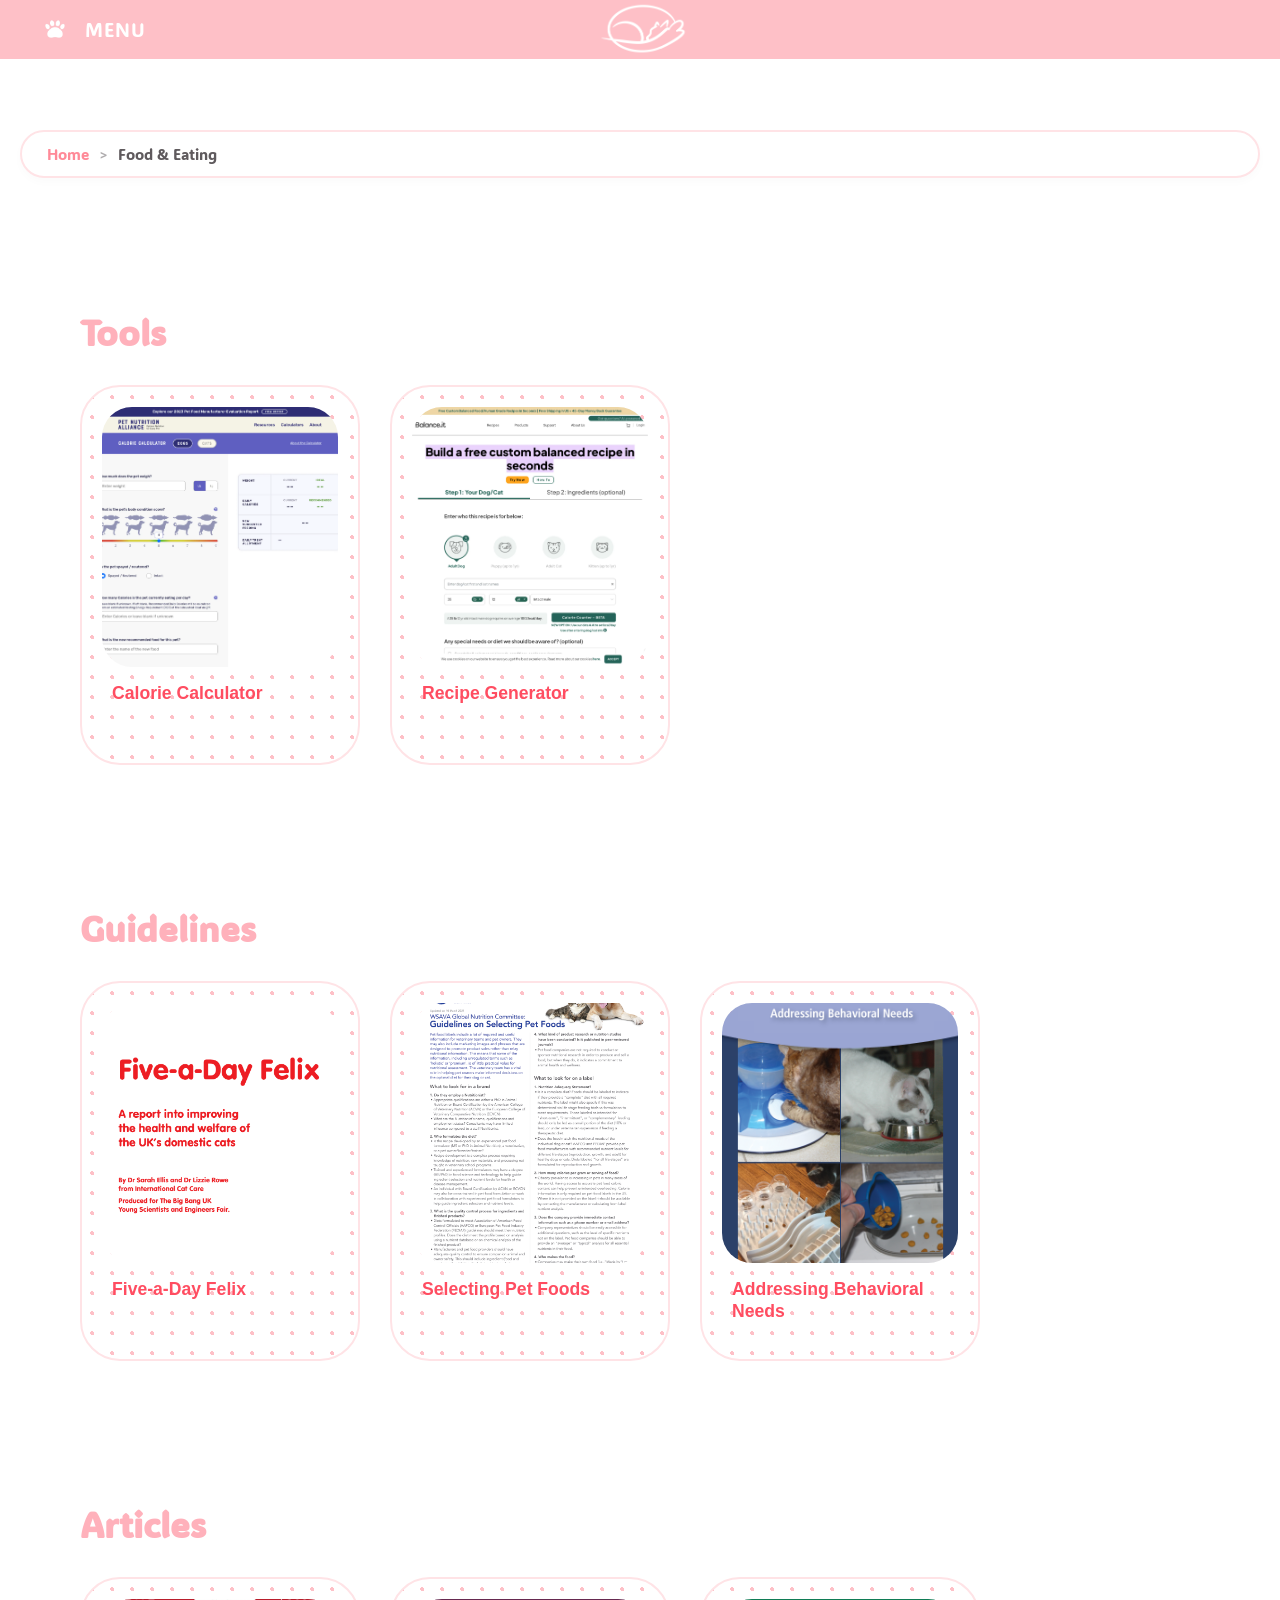
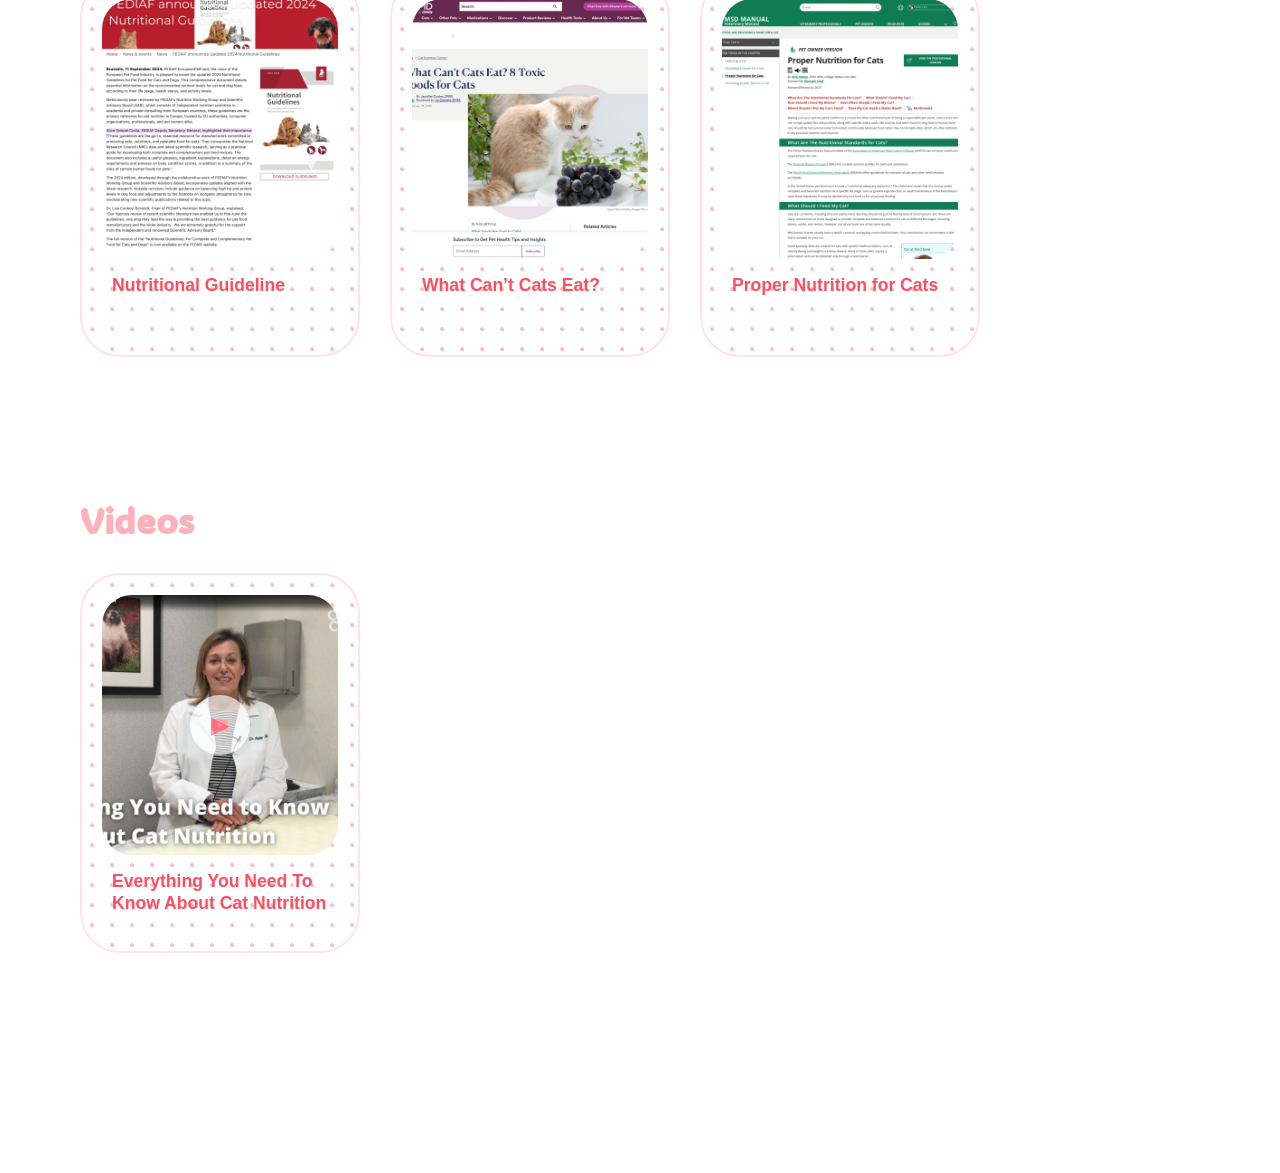
<file: food-eating.html>
<!DOCTYPE html>
<html lang="en">
<head>
  <meta charset="UTF-8" />
  <meta name="viewport" content="width=device-width, initial-scale=1.0" />
  <title>Food & Eating - Cat Website</title>
  <link rel="preconnect" href="https://fonts.googleapis.com" />
  <link rel="preconnect" href="https://fonts.gstatic.com" crossorigin />
  <link href="https://fonts.googleapis.com/css2?family=ADLaM+Display&display=swap" rel="stylesheet" />
  <link rel="stylesheet" href="style.css" />
</head>
<body class="subpage-flat">
  
  <header class="topbar">
    <div class="topbar__inner">
      <a href="index.html" class="topbar__logo" aria-label="Homepage">
<a href="index.html" class="topbar__logo" aria-label="Homepage">
  <img src="img/logo.png" alt="Cat Website Logo" class="cat-logo-png">
</a>

</a>

      <button class="menu-trigger" id="menu-open" aria-label="Open Menu">
      <img src="img/Menu icon.png" alt="Menu" class="menu-paw-icon">
      <span class="menu-text">Menu</span>
    </button>

    <a href="index.html" class="topbar__logo">
      </a>
  </div>
</header>

<div class="menu-overlay" id="menu-overlay"></div>
<nav class="side-menu" id="side-menu">
  <div class="menu-list">
    <a href="all-articles.html" class="menu-item">Articles</a>
    <a href="all-guidelines.html" class="menu-item">Guidelines</a>
    <a href="all-videos.html" class="menu-item">Videos</a>
    <a href="all-tools.html" class="menu-item">Tools</a>
  </div>
</nav>

<script>
    document.addEventListener('DOMContentLoaded', () => {
      const menuTrigger = document.getElementById('menu-open');
      const sideMenu = document.getElementById('side-menu');
      const menuOverlay = document.getElementById('menu-overlay');

      // 切换菜单
      menuTrigger.addEventListener('click', (e) => {
        e.stopPropagation();
        sideMenu.classList.toggle('active');
        menuOverlay.classList.toggle('active');
      });

      // 点击遮罩收回
      menuOverlay.addEventListener('click', () => {
        sideMenu.classList.remove('active');
        menuOverlay.classList.remove('active');
      });

      // 点击菜单项后收回
      const menuItems = document.querySelectorAll('.menu-item');
      menuItems.forEach(item => {
        item.addEventListener('click', () => {
          sideMenu.classList.remove('active');
          menuOverlay.classList.remove('active');
        });
      });
    });
  </script>
    </div>
  </header>

  <main class="subpage-content">
    <nav class="breadcrumb-nav" aria-label="Breadcrumb">
  <ul class="breadcrumb-list">
    <li class="breadcrumb-item">
      <a href="index.html">Home</a>
    </li>
    
    <li class="breadcrumb-item active" aria-current="page">
      Food & Eating
    </li>
  </ul>
</nav>
    <div class="container subpage-container">
      
     <section class="resource-row">
  <h2 class="row-title">Tools</h2>
  <div class="carousel-full-width">
    <div class="carousel-track">
      <a href="https://petnutritionalliance.org/resources/calorie-calculator?type=dogs" class="resource-card">
        <div class="resource-card__preview">
          <img src="food-eating img/Tools1.png" alt="Calorie Calculator" class="card-image">
        </div>
        <div class="resource-card__info"><h3>Calorie Calculator</h3></div>
      </a>

      <a href="https://balance.it/recipes#:~:text=Build%20a%20free%20custom%20balanced,recipe%20in%20seconds" class="resource-card">
        <div class="resource-card__preview">
          <img src="food-eating img/Tools2.png" alt="Recipe Generator" class="card-image">
        </div>
        <div class="resource-card__info"><h3>Recipe Generator</h3></div>
      </a>
    </div>
  </div>
</section>

<section class="resource-row">
  <h2 class="row-title">Guidelines</h2>
  <div class="carousel-full-width">
    <div class="carousel-track">
      
      <a href="food-eating doc/guideline1.pdf" class="resource-card">
        <div class="resource-card__preview">
          <img src="food-eating img/guideline1.png" alt="Five-a-Day Felix" class="card-image">
        </div>
        <div class="resource-card__info">
          <h3>Five-a-Day Felix</h3>
        </div>
      </a>

      <a href="food-eating doc/guideline2.pdf" class="resource-card">
        <div class="resource-card__preview">
          <img src="food-eating img/guideline2.png" alt="Selecting Pet Foods" class="card-image">
        </div>
        <div class="resource-card__info">
          <h3>Selecting Pet Foods</h3>
        </div>
      </a>

      <a href="food-eating doc/guideline3.pdf" class="resource-card">
        <div class="resource-card__preview">
          <img src="food-eating img/guideline3.png" alt="Addressing Behavioral Needs" class="card-image">
        </div>
        <div class="resource-card__info">
          <h3>Addressing Behavioral Needs</h3>
        </div>
      </a>

    </div>
  </div>
</section>

<section class="resource-row">
  <h2 class="row-title">Articles</h2>
  <div class="carousel-full-width">
    <div class="carousel-track">
      
      <a href="https://europeanpetfood.org/_/news/fediaf-announces-updated-2024-nutritional-guidelines/#:~:text=Alice%20Tempel%20Costa%2C%20FEDIAF%20Deputy,%E2%80%9D" class="resource-card">
        <div class="resource-card__preview">
          <img src="food-eating img/article1.png" alt="Nutritional Guideline for Cats" class="card-image">
        </div>
        <div class="resource-card__info">
          <h3>Nutritional Guideline</h3>
        </div>
      </a>

      <a href="https://www.petmd.com/cat/nutrition/toxic-foods-for-cats" class="resource-card">
        <div class="resource-card__preview">
          <img src="food-eating img/article2.png" alt="What Can’t Cats Eat?" class="card-image">
        </div>
        <div class="resource-card__info">
          <h3>What Can’t Cats Eat?</h3>
        </div>
      </a>

      <a href="https://www.msdvetmanual.com/cat-owners/selecting-and-providing-a-home-for-a-cat/proper-nutrition-for-cats" class="resource-card">
        <div class="resource-card__preview">
          <img src="food-eating img/article3.png" alt="Proper Nutrition for Cats" class="card-image">
        </div>
        <div class="resource-card__info">
          <h3>Proper Nutrition for Cats</h3>
        </div>
      </a>

    </div>
  </div>
</section>

<section class="resource-row">
  <h2 class="row-title">Videos</h2>
  <div class="carousel-full-width">
    <div class="carousel-track">
      
      <a href="https://www.youtube.com/watch?v=3sTbrpDOzmM" class="resource-card">
        <div class="resource-card__preview">
          <img src="food-eating img/video1.png" alt="Everything You Need To Know About Cat Nutrition" class="card-image">
          <div class="play-overlay">▶</div>
        </div>
        <div class="resource-card__info">
          <h3>Everything You Need To Know About Cat Nutrition</h3>
        </div>
      </a>

    </div>
  </div>
</section>

    </div>
  </main>
  <div id="preview-modal" class="modal-overlay">
    <div class="modal-content">
      <div class="modal-header">
        <a id="modal-external-link" href="#" target="_blank">Open in New Window ↗</a>
        <button class="modal-close" id="close-modal">×</button>
      </div>
      <iframe id="preview-frame" src="" frameborder="0"></iframe>
    </div>
  </div>

  <script>
    document.addEventListener('DOMContentLoaded', () => {
      // 1. 左右滑动逻辑
      function setupCarousel(trackId, leftArrowId, rightArrowId) {
        const track = document.getElementById(trackId);
        const leftArrow = document.getElementById(leftArrowId);
        const rightArrow = document.getElementById(rightArrowId);

        if (track && leftArrow && rightArrow) {
          rightArrow.addEventListener('click', () => {
            track.scrollBy({ left: 310, behavior: 'smooth' });
          });
          leftArrow.addEventListener('click', () => {
            track.scrollBy({ left: -310, behavior: 'smooth' });
          });
        }
      }

      // 初始化所有滑动轨道
      setupCarousel('food-art-track', 'food-art-left', 'food-art-right');
      setupCarousel('food-vid-track', 'food-vid-left', 'food-vid-right');
      setupCarousel('food-qa-track', 'food-qa-left', 'food-qa-right');

      // 2. 小窗预览逻辑
      const modal = document.getElementById('preview-modal');
      const iframe = document.getElementById('preview-frame');
      const externalLink = document.getElementById('modal-external-link');
      const closeBtn = document.getElementById('close-modal');
      const resourceCards = document.querySelectorAll('.resource-card');

      resourceCards.forEach(card => {
        card.addEventListener('click', (e) => {
          const url = card.getAttribute('href');
          if (url && (url.startsWith('http') || url.endsWith('.pdf'))) {
            e.preventDefault();
            iframe.src = url;
            externalLink.href = url;
            modal.style.display = 'flex';
          }
        });
      });

      const closeModal = () => {
        modal.style.display = 'none';
        iframe.src = '';
      };

      closeBtn.onclick = closeModal;
      modal.onclick = (e) => { if (e.target === modal) closeModal(); };
    });
  </script>
</body>
</html>
</file>
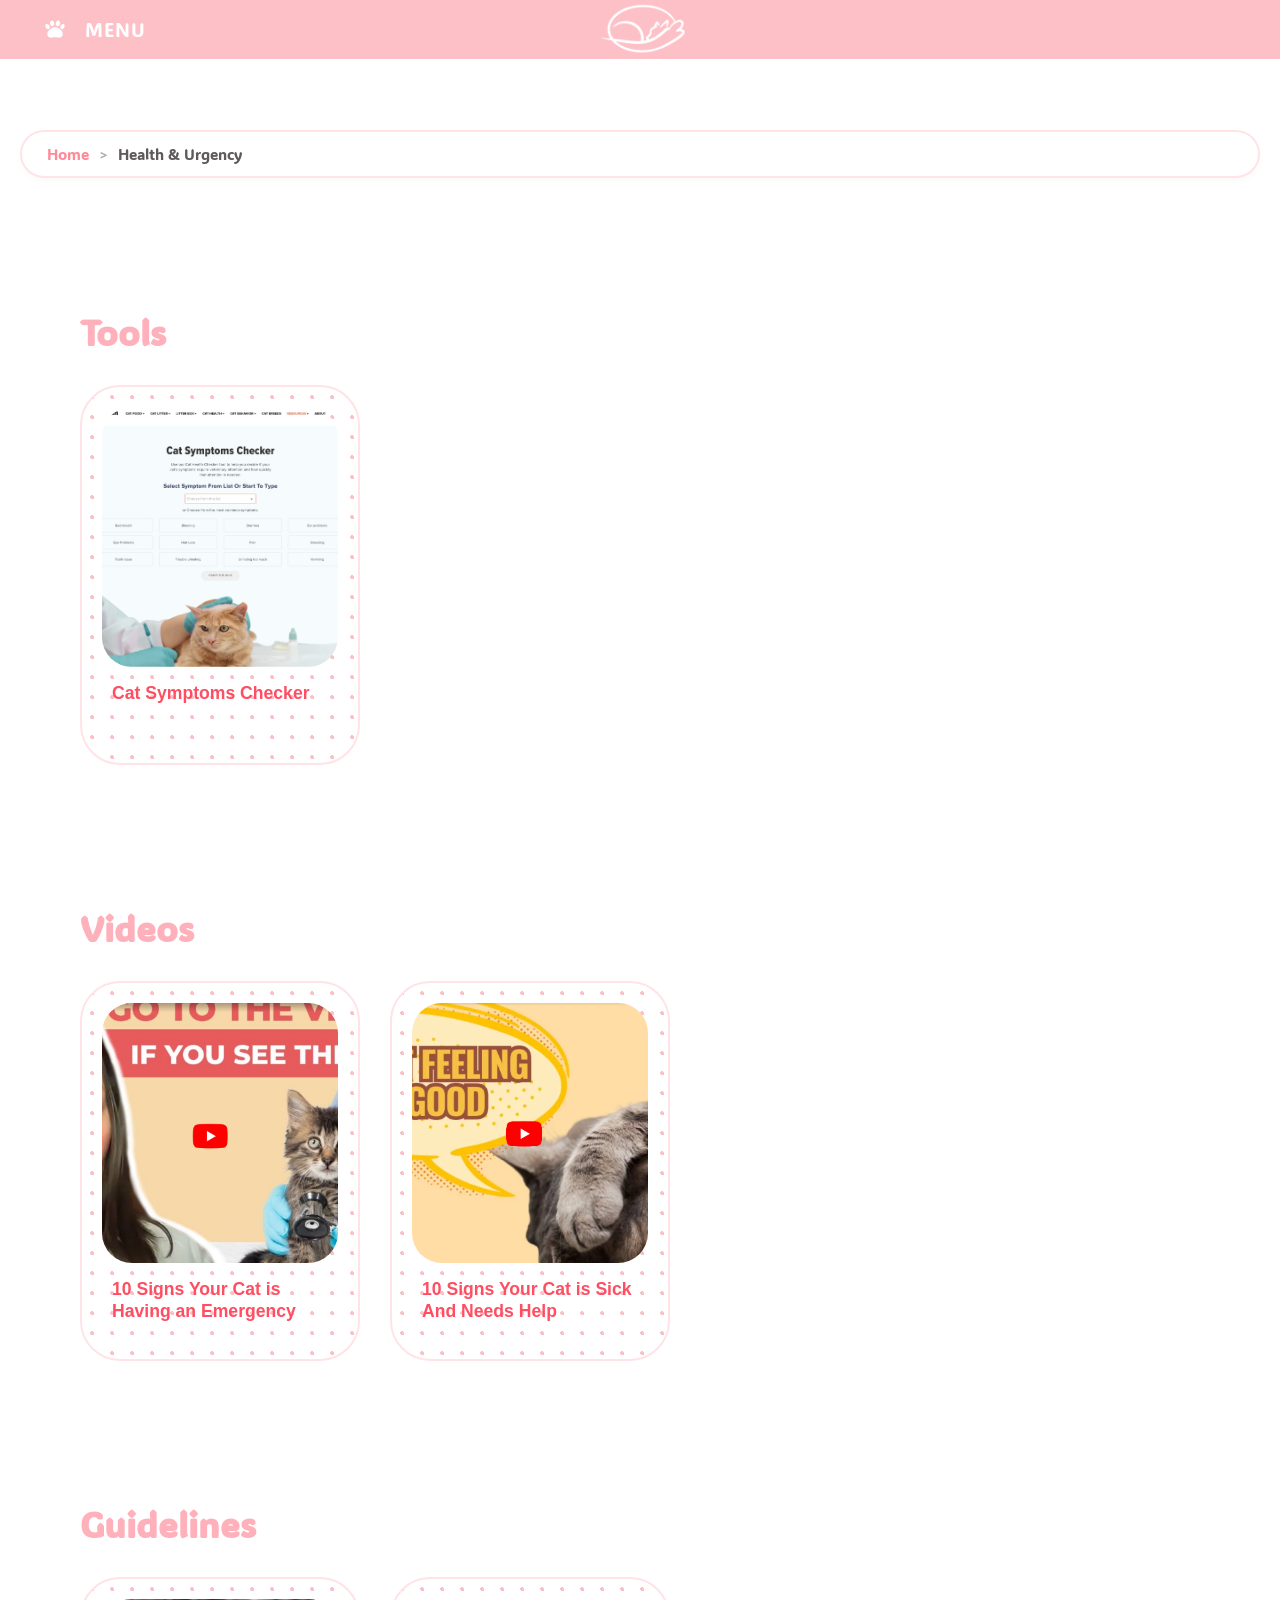
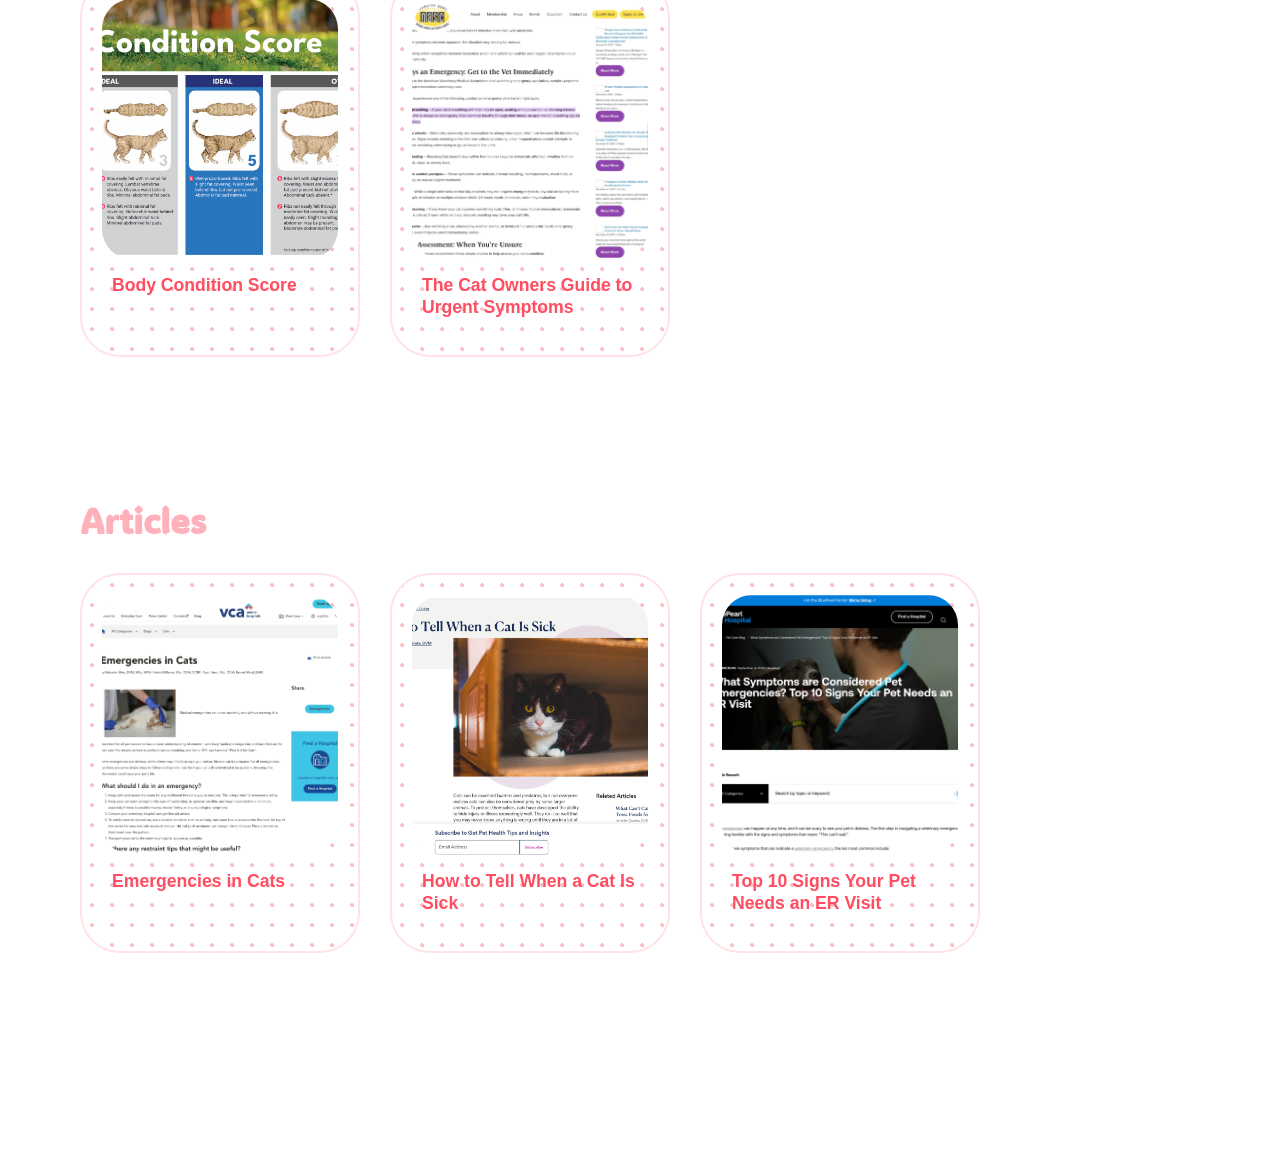
<file: health-urgency.html>
<!DOCTYPE html>
<html lang="en">
<head>
  <meta charset="UTF-8" />
  <meta name="viewport" content="width=device-width, initial-scale=1.0" />
  <title>Food & Eating - Cat Website</title>
  <link rel="preconnect" href="https://fonts.googleapis.com" />
  <link rel="preconnect" href="https://fonts.gstatic.com" crossorigin />
  <link href="https://fonts.googleapis.com/css2?family=ADLaM+Display&display=swap" rel="stylesheet" />
  <link rel="stylesheet" href="style.css" />
</head>
<body class="subpage-flat">
  
  <header class="topbar">
    <div class="topbar__inner">
      <a href="index.html" class="topbar__logo" aria-label="Homepage">
<a href="index.html" class="topbar__logo" aria-label="Homepage">
  <img src="img/logo.png" alt="Cat Website Logo" class="cat-logo-png">
</a>

</a>

      <button class="menu-trigger" id="menu-open" aria-label="Open Menu">
      <img src="img/Menu icon.png" alt="Menu" class="menu-paw-icon">
      <span class="menu-text">Menu</span>
    </button>

    <a href="index.html" class="topbar__logo">
      </a>
  </div>
</header>

<div class="menu-overlay" id="menu-overlay"></div>
<nav class="side-menu" id="side-menu">
  <div class="menu-list">
    <a href="all-articles.html" class="menu-item">Articles</a>
    <a href="all-guidelines.html" class="menu-item">Guidelines</a>
    <a href="all-videos.html" class="menu-item">Videos</a>
    <a href="all-tools.html" class="menu-item">Tools</a>
  </div>
</nav>

<script>
    document.addEventListener('DOMContentLoaded', () => {
      const menuTrigger = document.getElementById('menu-open');
      const sideMenu = document.getElementById('side-menu');
      const menuOverlay = document.getElementById('menu-overlay');

      // 切换菜单
      menuTrigger.addEventListener('click', (e) => {
        e.stopPropagation();
        sideMenu.classList.toggle('active');
        menuOverlay.classList.toggle('active');
      });

      // 点击遮罩收回
      menuOverlay.addEventListener('click', () => {
        sideMenu.classList.remove('active');
        menuOverlay.classList.remove('active');
      });

      // 点击菜单项后收回
      const menuItems = document.querySelectorAll('.menu-item');
      menuItems.forEach(item => {
        item.addEventListener('click', () => {
          sideMenu.classList.remove('active');
          menuOverlay.classList.remove('active');
        });
      });
    });
  </script>
    </div>
  </header>

  <main class="subpage-content">
    <nav class="breadcrumb-nav" aria-label="Breadcrumb">
  <ul class="breadcrumb-list">
    <li class="breadcrumb-item">
      <a href="index.html">Home</a>
    </li>
    
    <li class="breadcrumb-item active" aria-current="page">
      Health & Urgency
    </li>
  </ul>
</nav>
    <div class="container subpage-container">
      
     <section class="resource-row">
  <h2 class="row-title">Tools</h2>
  <div class="carousel-full-width">
    <div class="carousel-track">
      <a href="https://cats.com/cat-symptoms-checker#:~:text=Cat%20Symptoms%20Checker" class="resource-card">
        <div class="resource-card__preview">
          <img src="health urgency img/img1.png" alt="Cat Symptoms Checker" class="card-image">
        </div>
        <div class="resource-card__info"><h3>Cat Symptoms Checker</h3></div>
      </a>
    </div>
  </div>
</section>

<section class="resource-row">
  <h2 class="row-title">Videos</h2>
  <div class="carousel-full-width">
    <div class="carousel-track">
      
      <a href="https://youtu.be/a3glq-u6TdI?si=7lsDEfsv7VFQqQd0" class="resource-card">
        <div class="resource-card__preview">
          <img src="health urgency img/img2.png" alt="10 Signs Your Cat is Having an Emergency" class="card-image">
        </div>
        <div class="resource-card__info">
          <h3>10 Signs Your Cat is Having an Emergency</h3>
        </div>
      </a>

      <a href="https://youtu.be/rR6aXt-bRGs?si=TjutrA2ldtp8jBXo" class="resource-card">
        <div class="resource-card__preview">
          <img src="health urgency img/img3.png" alt="10 Signs Your Cat is Sick And Needs Help" class="card-image">
        </div>
        <div class="resource-card__info">
          <h3>10 Signs Your Cat is Sick And Needs Help</h3>
        </div>
      </a>

    </div>
  </div>
</section>

<section class="resource-row">
  <h2 class="row-title">Guidelines</h2>
  <div class="carousel-full-width">
    <div class="carousel-track">
      
      <a href="health urgency doc/doc1.pdf" class="resource-card">
        <div class="resource-card__preview">
          <img src="health urgency img/img4.png" alt="Body Condition Score" class="card-image">
        </div>
        <div class="resource-card__info">
          <h3>Body Condition Score</h3>
        </div>
      </a>

      <a href="https://www.nasc.cc/news/emergency-or-wait-cat-urgent-symptoms/#:~:text=Difficulty%20breathing%20%E2%80%93%20If%20your,mouth%20breathing%20signals%20severe%20distress" class="resource-card">
        <div class="resource-card__preview">
          <img src="health urgency img/img5.png" alt="The Cat Owners Guide to Urgent Symptoms" class="card-image">
        </div>
        <div class="resource-card__info">
          <h3>The Cat Owners Guide to Urgent Symptoms</h3>
        </div>
      </a>

    </div>
  </div>
</section>

<section class="resource-row">
  <h2 class="row-title">Articles</h2>
  <div class="carousel-full-width">
    <div class="carousel-track">
      
      <a href="https://vcahospitals.com/know-your-pet/emergencies-in-cats#:~:text=What%20are%20some%20common%20medical,might%20happen%20to%20my%20cat" class="resource-card">
        <div class="resource-card__preview">
          <img src="health urgency img/img6.png" alt="Emergencies in Cats" class="card-image">
        </div>
        <div class="resource-card__info">
          <h3>Emergencies in Cats</h3>
        </div>
      </a>
      
        <a href="https://www.petmd.com/cat/general-health/how-tell-when-cat-sick" class="resource-card">
        <div class="resource-card__preview">
          <img src="health urgency img/img7.png" alt="How to Tell When a Cat Is Sick" class="card-image">
        </div>
        <div class="resource-card__info">
          <h3>How to Tell When a Cat Is Sick</h3>
        </div>
      </a>

        <a href="https://bluepearlvet.com/pet-blog/pet-emergency-symptoms/#:~:text=1,Loss%20of%20consciousness" class="resource-card">
        <div class="resource-card__preview">
          <img src="health urgency img/img8.png" alt="Top 10 Signs Your Pet Needs an ER Visit" class="card-image">
        </div>
        <div class="resource-card__info">
          <h3>Top 10 Signs Your Pet Needs an ER Visit</h3>
        </div>
      </a>

    </div>
  </div>
</section>

    </div>
  </main>
  <div id="preview-modal" class="modal-overlay">
    <div class="modal-content">
      <div class="modal-header">
        <a id="modal-external-link" href="#" target="_blank">Open in New Window ↗</a>
        <button class="modal-close" id="close-modal">×</button>
      </div>
      <iframe id="preview-frame" src="" frameborder="0"></iframe>
    </div>
  </div>

  <script>
    document.addEventListener('DOMContentLoaded', () => {
      // 1. 左右滑动逻辑
      function setupCarousel(trackId, leftArrowId, rightArrowId) {
        const track = document.getElementById(trackId);
        const leftArrow = document.getElementById(leftArrowId);
        const rightArrow = document.getElementById(rightArrowId);

        if (track && leftArrow && rightArrow) {
          rightArrow.addEventListener('click', () => {
            track.scrollBy({ left: 310, behavior: 'smooth' });
          });
          leftArrow.addEventListener('click', () => {
            track.scrollBy({ left: -310, behavior: 'smooth' });
          });
        }
      }

      // 初始化所有滑动轨道
      setupCarousel('food-art-track', 'food-art-left', 'food-art-right');
      setupCarousel('food-vid-track', 'food-vid-left', 'food-vid-right');
      setupCarousel('food-qa-track', 'food-qa-left', 'food-qa-right');

      // 2. 小窗预览逻辑
      const modal = document.getElementById('preview-modal');
      const iframe = document.getElementById('preview-frame');
      const externalLink = document.getElementById('modal-external-link');
      const closeBtn = document.getElementById('close-modal');
      const resourceCards = document.querySelectorAll('.resource-card');

      resourceCards.forEach(card => {
        card.addEventListener('click', (e) => {
          const url = card.getAttribute('href');
          if (url && (url.startsWith('http') || url.endsWith('.pdf'))) {
            e.preventDefault();
            iframe.src = url;
            externalLink.href = url;
            modal.style.display = 'flex';
          }
        });
      });

      const closeModal = () => {
        modal.style.display = 'none';
        iframe.src = '';
      };

      closeBtn.onclick = closeModal;
      modal.onclick = (e) => { if (e.target === modal) closeModal(); };
    });
  </script>
</body>
</html>
</file>
<file: style.css>
/* ========== Reset ========== */
*,
*::before,
*::after {
  box-sizing: border-box;
}

html {
  font-size: 16px;
}

body,
h1,
h2,
h3,
p,
button {
  margin: 0;
  padding: 0;
}

button {
  font: inherit;
  border: none;
  background: none;
  cursor: pointer;
}

img,
svg {
  display: block;
  max-width: 100%;
}

a {
  color: inherit;
}

/* ========== Root ========== */
:root {
  --bg: #f8f6f7;
  --topbar-bg: #fec0c7;
  --topbar-height: 59px;
  --topbar-icon: #ffffff;

  --folder-pink: #fec0c7;
  --folder-light-pink: #ffe3e6;
  --folder-paper: #fcfcfc;

  --hero-gray: #d9d9d9;

  --page-padding: 20px;
  --max-width: 1440px;
  --content-width: 1280px;
}

/* ========== Base ========== */
body {
  min-height: 100vh;
  background: var(--bg);
  font-family: Arial, Helvetica, sans-serif;
  color: #5f5a5d;
}

.container {
  width: min(calc(100% - 40px), var(--content-width));
  margin: 0 auto;
}

/* 🌟 1. 正常状态 (一直在页面上显示的状态) */
html, body, a, button, .resource-card, .folder-card {
  cursor: url('img/cursor1.png') 16 16, auto !important;
}

/* 🌟 2. 点击/长按瞬间的状态 (Active 状态) */
/* 当你在页面任何地方按下鼠标左键不松开时，会触发这个变化 */
html:active, body:active, a:active, button:active {
  cursor: url('img/cursor2.png') 16 16, auto !important;
}

/* ========== Background Design ========== */
body {
  background-color: #f8f6f7;
  
  background-image: 
    radial-gradient(rgba(254, 192, 199, 0.2) 12%, transparent 12%),
    radial-gradient(rgba(254, 192, 199, 0.2) 12%, transparent 12%);

  background-size: 280px 280px;

  background-position: 0 0, 140px 140px;

  background-attachment: fixed;
}

/* ========== Topbar ========== */
.topbar {
  width: 100%;
  height: var(--topbar-height);
  background: var(--topbar-bg);

  /* 🌟 关键修改：开启吸顶模式 */
  position: sticky;
  top: 0;
  left: 0;
  width: 100%;
  
  /* 🌟 确保它永远在所有内容的最上层 */
  z-index: 9999; 

  /* 保持你原本的其他设计 */
  height: var(--topbar-height);
  background-color: var(--topbar-bg);
  display: flex;
  align-items: center;
  transition: all 0.3s ease; /* 让可能存在的颜色变化更平滑 */
}


.topbar__inner {
  position: relative;
  width: 100%;
  height: 100%;
  margin: 0 auto;
  padding: 0 var(--page-padding);
  display: flex;
  align-items: center;
  justify-content: center;
}

.topbar__logo {
  position: absolute;
  left: 50%;
  top: 50%;
  transform: translate(-50%, -50%);
  color: var(--topbar-icon);
  display: inline-flex;
  align-items: center;
  justify-content: center;
  text-decoration: none;
  line-height: 0;
}


.cat-logo-png {
  /* 调整高度以匹配你的 Topbar (59px) */
  height: 120px; 
  min-height: 120px;
  width: auto; /* 保持图片比例 */
  display: block;
  
  /* 如果 PNG 背景不是透明的，可以加一个圆角或滤镜 */
  object-fit: contain; 
}

/* 移动端适配 */
@media (max-width: 768px) {
  .cat-logo-png {
    height: 32px;
  }
}



/* ========== Hero ========== */
.hero {
 padding: 40px 0; 
  width: 100%;
  position: relative;
  z-index: 1;
}

.hero .container {
  width: 85% !important; /* 强制覆盖全局 width */
  max-width: none !important; /* 强制覆盖全局 max-width */
  margin: 0 auto !important;   /* 重新让它水平居中 */
  padding: 0;
  display: flex;
  align-items: center;
  justify-content: center;
}

.hero__card {
height: auto !important; 
  min-height: auto !important;
  aspect-ratio: auto !important; 
  background: transparent;
  display: flex;
  justify-content: center;
  align-items: center;
}

.hero__placeholder {
  position: absolute;
  inset: 0;
  display: flex;
  align-items: center;
  justify-content: center;
  color: #ababab;
  font-size: 1rem;
}

.hero__img {
  width: 100%;
  height: auto;
  
  /* 🌟 这是现代网页最标准的处理大图属性 🌟 */
  object-fit: contain; 
  display: block; 
}

/* ========== Folder Section ========== */
.folder-section {
  padding: 30px 0 72px;
  width: 100%;
}


.folder-section .container {
  width: 100% !important;   
  max-width: none !important; 
  margin: 0;                
  padding: 0 5vw;            
}


.folder-grid {
  display: grid;
  grid-template-columns: repeat(4,1fr);
  gap: clamp(20px, 5vw, 100px);
  width: 100%;
  padding: 60px var(--page-padding);
  align-items: end;
  justify-items: center;
}

/* ========== Folder Card ========== */
.folder-card {
  position: relative;
  width: min(100%, 280px);
  aspect-ratio: 145 / 148;
  display: block;
  text-decoration: none;
  background: none !important;
  background-color: transparent !important;
  overflow: visible;
  transition: transform 0.3s cubic-bezier(0.25, 0.8, 0.25, 1), 
              box-shadow 0.3s ease;
  filter: drop-shadow(0 10px 20px rgba(0, 0, 0, 0.05));
}

.folder-card__base-paper {
  position: absolute;
  left: 0;
  top: 17.6%;
  width: 100%;
  height: 82.4%;
  background: var(--folder-light-pink);
  z-index: 1;
}

.folder-card__sheet {
  position: absolute;
  left: 13.1%;
  top: 5%;
  width: 79.2%;
  height: 40%;
  background: var(--folder-paper);
  border: 1px solid var(--folder-pink);
  z-index: 2;
  transform: translateY(80px);
  transition: transform 0.32s ease;
  overflow: hidden;
}

.folder-card__sheet-lines {
  position: absolute;
  left: 10%;
  top: 24%;
  width: 70%;
  display: flex;
  flex-direction: column;
  gap: 11px;
}

.folder-card__sheet-lines span {
  display: block;
  height: 1px;
  background: var(--folder-pink);
}

.folder-card__sheet-lines span:nth-child(1),
.folder-card__sheet-lines span:nth-child(3) {
  width: 72%;
}

.folder-card__sheet-lines span:nth-child(2) {
  width: 100%;
}

.folder-card__shape {
  position: absolute;
  left: 0;
  top: 15.5%;
  width: 100%;
  height: 84.5%;
  color: var(--folder-pink);
  z-index: 3;
}

.folder-card__label {
  position: absolute;
  left: 50%;
  bottom: 18%;
  transform: translateX(-50%);
  z-index: 4;
  color: #ffffff;
  font-size: clamp(15px, 0.95vw, 19px);
  font-family: "ADLaM Display", Arial, sans-serif;
  font-weight: 400;
  white-space: nowrap;
}

/* hover */
.folder-card:hover .folder-card__sheet,
.folder-card:focus-visible .folder-card__sheet {
  transform: translateY(0);
}

.folder-card:hover,
.folder-card:focus-visible {
  transform: translateY(-10px); 
  filter: drop-shadow(0 15px 30px rgba(254, 192, 199, 0.4));
  
  /* 增加一个圆角，防止阴影在直角处显得生硬 */
  border-radius: 20px;
}

.folder-card:focus-visible {
  outline: 2px solid rgba(254, 192, 199, 0.7);
  outline-offset: 4px;
  border-radius: 8px;
}

/* staggered layout */
.folder-card--level-1 {
  margin-top: 0;
}

.folder-card--level-2 {
  margin-top: 4px;
}

.folder-card--level-3 {
  margin-top: 8px;
}

/* ========== Responsive ========== */
@media (max-width: 1024px) {
  .folder-grid {
    grid-template-columns: repeat(2, minmax(140px, 1fr));
    gap: 28px 40px;
  }
}

@media (max-width: 768px) {
  :root {
    --topbar-height: 56px;
    --page-padding: 16px;
  }

  .container {
    width: min(calc(100% - 32px), var(--content-width));
  }

  .cat-logo {
    width: 62px;
    height: auto;
  }

  .topbar__toolbtn {
    width: 36px;
    height: 36px;
  }

  .tool-icon {
    width: 22px;
    height: 22px;
  }

  .hero {
    padding: 16px 0 30px;
  }

  .folder-section {
    padding: 24px 0 56px;
  }
}

@media (max-width: 560px) {
  :root {
    --topbar-height: 52px;
    --page-padding: 12px;
  }

  .container {
    width: 95%;
    max-width: none;
  }

  .cat-logo {
    width: 56px;
  }

  .topbar__toolbtn {
    width: 34px;
    height: 34px;
  }

  .tool-icon {
    width: 20px;
    height: 20px;
  }

  .hero__card {
    min-height: 220px;
  }

  .folder-grid {
    grid-template-columns: 1fr;
    gap: 22px;
  }

  .folder-card {
    width: min(100%, 210px);
  }

  .folder-card--level-2,
  .folder-card--level-3 {
    margin-top: 0;
  }
}

/* ========== 资源分组样式 ========== */
.resource-group {
  margin-bottom: 60px;
}

.group-label {
  font-family: "ADLaM Display", sans-serif;
  font-size: 1.8rem;
  color: var(--folder-pink);
  margin-bottom: 25px;
  border-bottom: 2px dashed var(--folder-pink);
  display: inline-block;
  padding-right: 20px;
}

/* ========== 传送门卡片 (Portal Card) ========== */
.resource-grid {
  display: grid;
  grid-template-columns: repeat(auto-fill, minmax(300px, 1fr));
  gap: 25px;
}

.portal-card {
  background: white;
  padding: 30px;
  border-radius: 20px;
  text-decoration: none;
  display: flex;
  flex-direction: column;
  border: 1px solid rgba(254, 192, 199, 0.3);
  transition: all 0.3s cubic-bezier(0.25, 0.8, 0.25, 1);
  position: relative;
  overflow: hidden;
}

.portal-card:hover {
  transform: translateY(-8px);
  box-shadow: 0 15px 35px rgba(254, 192, 199, 0.2);
  border-color: var(--folder-pink);
}

.portal-card h3 {
  font-size: 1.25rem;
  color: #5f5a5d;
  margin-bottom: 12px;
}

.portal-card p {
  font-size: 0.95rem;
  color: #888;
  line-height: 1.6;
  flex-grow: 1; /* 确保简介占满空间，让链接始终在底部 */
  margin-bottom: 20px;
}

.portal-link {
  font-weight: bold;
  font-size: 0.9rem;
  color: var(--folder-pink);
  align-self: flex-start;
}

/* 工具类卡片的特殊标识 */
.portal-card--tool {
  background: linear-gradient(to bottom right, #ffffff, #fffafa);
  border-left: 6px solid var(--folder-pink);
}

.portal-card__tags {
  display: flex;
  gap: 8px;
  margin-bottom: 15px;
}

.portal-card__tags span {
  font-size: 0.7rem;
  padding: 4px 8px;
  background: var(--folder-light-pink);
  color: #ff8a98;
  border-radius: 4px;
  font-weight: bold;
}

/* ========== 子页面行排版 ========== */
.resource-row {
  margin-bottom: 60px;
  position: relative;
}

.row-title {
  font-family: "ADLaM Display", sans-serif;
  font-size: 2.2rem;
  color: #ff8a98; /* 使用你 Logo 的粉色 */
  margin-bottom: 30px;
  margin-left: 10px;
}

/* ========== 轮播容器 ========== */
.carousel-container {
  display: flex;
  align-items: center;
  gap: 15px;
  position: relative;
}

.carousel-track {
  display: flex;
  gap: 30px;
  overflow-x: auto; /* 允许横向滚动 */
  padding: 20px 10px;
  scroll-behavior: smooth;
}

/* 隐藏滚动条 */
.carousel-track::-webkit-scrollbar {
  display: none;
}

/* ========== 资源卡片 (重点设计) ========== */
.resource-card {
  flex: 0 0 320px; /* 固定卡片宽度 */
  background: white;
  border-radius: 40px; /* 超大圆角 */
  padding: 20px;
  text-decoration: none;
  border: 2px solid #ffe3e6;
  
  /* 🌟 核心设计：把波点作为卡片的内部背景 🌟 */
  background-image: radial-gradient(#fec0c7 15%, transparent 15%);
  background-size: 20px 20px;
  
  transition: transform 0.3s ease, box-shadow 0.3s ease;
  display: flex;
  flex-direction: column;
  gap: 15px;
}

.resource-card:hover {
  transform: translateY(-10px);
  box-shadow: 0 15px 30px rgba(254, 192, 199, 0.3);
}

.resource-card__preview {
  width: 100%;
  aspect-ratio: 1 / 1.1; /* 纵向长方形 */
  background: #c4c4c4; /* 灰色占位 */
  border-radius: 30px;
  border: 2px solid transparent;
  transition: border-color 0.3s;
}


.resource-card__info h3 {
  font-family: Arial, sans-serif;
  font-weight: bold;
  font-size: 1.1rem;
  color: #ff4d61;
  line-height: 1.3;
  padding: 0 10px 10px;
}

/* ========== 箭头样式 ========== */
.arrow {
  font-size: 2rem;
  color: #ffe3e6;
  transition: color 0.2s;
  z-index: 10;
}

.arrow:hover {
  color: #ff8a98;
}

/* ========== 子页面背景去波点 (针对 body.subpage-flat) ========== */
body.subpage-flat {
  background-image: none !important; /* 移除波点 */
  background-color: #ffffff;         /* 设置纯白背景 */
}

/* 确保子页面的标题居中或有间距 */
.subpage-flat .page-title {
  font-family: "ADLaM Display", sans-serif;
  font-size: 3rem;
  color: #ff8a98;
  margin: 40px 0;
  text-align: left;
}

/* 🌟 修复居中：确保子页面容器与首页一致 */
.subpage-content {
  padding: 60px 0;
  width: 100%;
}

.subpage-content .container {
  /* 强制居中并与首页对齐宽度 */
  width: min(calc(100% - 40px), var(--content-width)) !important;
  margin: 0 auto !important;
}

/* 🌟 修复看不完整：调整轨道内边距和溢出 */
.carousel-track {
  display: flex;
  gap: 30px;
  overflow-x: auto;
  /* 增加左右内边距，确保卡片阴影和边框不被切断 */
  padding: 20px 5px 40px; 
  scroll-behavior: smooth;
  /* 确保卡片不会被拉伸 */
  align-items: flex-start;
}

/* 🌟 修复卡片大小：稍微缩小一点宽度以适应排版 */
.resource-card {
  flex: 0 0 280px; /* 从 320px 调小到 280px */
  min-height: 380px;
  /* ...原有其他样式保持... */
}

/* 🌟 修复标题：确保与首页 ADLaM Display 字体一致 */
.row-title {
  font-family: "ADLaM Display", sans-serif;
  color: #fec0c7; /* 使用首页的 --folder-pink */
  text-align: left;
  margin-bottom: 20px;
}

/* ========== 🌟 最终修复：解决卡片遮挡与箭头定位 🌟 ========== */

/* 1. 确保最外层容器不切边 */
.carousel-container {
  position: relative;
  display: flex;
  align-items: center;
  width: 100%;
  /* 允许卡片的阴影和悬浮效果超出这个容器显示 */
  overflow: visible !important; 
}

/* 2. 优化滚动轨道：增加右侧呼吸空间 */
.carousel-track {
  display: flex;
  gap: 30px;
  overflow-x: auto;
  /* 🌟 调整为上下左右均匀的内边距 */
  padding: 20px 0 40px; 
  scroll-behavior: smooth;
  width: 100%;
  
  /* 保持隐藏滚动条，让视觉更纯净 */
  scrollbar-width: none; 
  -ms-overflow-style: none;
}

.carousel-track::-webkit-scrollbar {
  display: none;
}

/* 3. 重新设计箭头：让它绝对定位在两侧，不占空间 */
.arrow {
  position: absolute;
  top: 50%;
  transform: translateY(-50%);
  z-index: 100; /* 确保在卡片上方 */
  width: 44px;
  height: 44px;
  background: white;
  border-radius: 50%;
  box-shadow: 0 4px 12px rgba(254, 192, 199, 0.4); /* 粉色调阴影 */
  color: #ff8a98;
  display: flex;
  align-items: center;
  justify-content: center;
  font-size: 1.5rem;
  transition: all 0.2s ease;
  border: 1px solid #ffe3e6;
  cursor: pointer;
}

.arrow:hover {
  background: var(--folder-pink);
  color: white;
  transform: translateY(-50%) scale(1.1);
}


/* 5. 确保卡片不会被挤压变瘦 */
.resource-card {
  flex: 0 0 280px !important; /* 强制锁定宽度 */
  min-width: 280px;
}

/* 🌟 核心：子页面基础布局修复 */
.subpage-flat .subpage-content {
  padding: 40px 0 80px;
  overflow: hidden; /* 防止横向滚动条撑开整个页面 */
}

/* 🌟 核心：Carousel 容器允许阴影溢出 */
.carousel-container {
  width: 100%;
  overflow: visible !important; 
  position: relative;
}

/* 🌟 核心：滚动轨道增加内边距 */
.carousel-track {
  display: flex;
  gap: 30px;
  overflow-x: auto;
  /* 增加左右 padding (如 20px)，防止第一张和最后一张卡片的阴影被切断 */
  padding: 20px 20px 40px 10px; 
  scroll-behavior: smooth;
  scrollbar-width: none; /* 隐藏火狐滚动条 */
}

.carousel-track::-webkit-scrollbar {
  display: none; /* 隐藏谷歌滚动条 */
}

/* 🌟 核心：卡片固定宽度，防止被压扁 */
.resource-card {
  flex: 0 0 280px !important;
  min-width: 280px;
  /* 继承你之前的波点背景和圆角设计... */
}

/* ========== 🌟 最终居中与遮挡修复 🌟 ========== */

/* 1. 调整子页面主容器，确保它和首页一样宽且居中 */
.subpage-container {
  max-width: 1280px !important;
  margin: 0 auto !important;
  padding-top: 100px;
  padding-left: 0px; 
  padding-right: 0px;
  box-sizing: border-box;
  overflow: visible !important; /* 允许阴影溢出 */
}

/* 2. 创建一个“全宽溢出”的容器 */
.carousel-full-width {
  width: 100%;
  position: relative;
  overflow: visible !important;
}

/* 3. 核心修改：通过 Padding 实现第一张卡片对齐 */
.carousel-track {
  display: flex;
  gap: 30px;
  overflow-x: auto;
  
  /* 🌟 下面这个 padding-left 确保卡片在 1280px 范围内起始 */
  /* 同时给卡片四周留出阴影所需的空间，防止被截断 */
  padding: 20px 0 60px 0; 
  
  scroll-behavior: smooth;
  scrollbar-width: none;
  -ms-overflow-style: none;
}

.carousel-track::-webkit-scrollbar {
  display: none;
}

/* 4. 强制卡片宽度，防止被压扁 */
.resource-card {
  flex: 0 0 280px !important;
  min-width: 280px;
  /* 保持波点背景... */
  background-image: radial-gradient(#fec0c7 15%, transparent 15%);
  background-size: 20px 20px;
}

/* 5. 标题对齐微调 */
.row-title {
  font-family: "ADLaM Display", sans-serif;
  color: #ffb1bb; 
  font-size: 2.2rem;
  margin-bottom: 25px;
  text-align: left;
}

/* ========== 资源行基础布局 ========== */
.resource-row {
  margin-bottom: 80px;
  width: 100%;
}

/* 🌟 核心：允许轨道在小窗口下自由溢出并滑动 */
.carousel-full-width {
  width: 100%;
  position: relative;
  /* 必须设置为 visible，否则卡片的浮动和阴影会被切断 */
  overflow: visible !important; 
}

.carousel-track {
  display: flex;
  gap: 30px;
  
  /* 🌟 核心：开启横向滚动 */
  overflow-x: auto !important; 
  overflow-y: visible;
  
  /* 增加左右 Padding，确保首尾卡片阴影完整，并给右侧留出滑动余量 */
  padding: 20px 40px 60px 5px; 
  
  /* 平滑滚动与移动端优化 */
  scroll-behavior: smooth;
  -webkit-overflow-scrolling: touch; 
  
  /* 隐藏原生滚动条 */
  scrollbar-width: none;
}

.carousel-track::-webkit-scrollbar {
  display: none;
}

/* 🌟 核心：防止卡片被挤压变小 */
.resource-card {
  /* flex-shrink 设为 0 是关键，防止卡片在空间不足时缩水 */
  flex: 0 0 280px !important; 
  min-width: 280px;
  background-color: white;
  border-radius: 40px;
  padding: 20px;
  border: 2px solid #ffe3e6;
  background-image: radial-gradient(#fec0c7 15%, transparent 15%);
  background-size: 20px 20px;
  transition: transform 0.3s ease, box-shadow 0.3s ease;
}

.resource-card:hover {
  transform: translateY(-10px);
  box-shadow: 0 15px 30px rgba(254, 192, 199, 0.3);
}

/* 响应式微调 */
@media (max-width: 768px) {
  .row-title {
    font-size: 1.8rem;
    margin-left: 5px;
  }
  .carousel-track {
    gap: 20px; /* 窄屏时缩小间距 */
  }
}

/* ========== 🌟 资源卡片图片处理 🌟 ========== */

/* 1. 调整原来的预览容器，使其变为溢出隐藏，包裹住图片 */
.resource-card__preview {
  width: 100%;
  aspect-ratio: 1 / 1.1; /* 保持你原来的长方形比例 */
  border-radius: 30px;    /* 稍微小一点的圆角，嵌套在卡片内 */
  overflow: hidden;       /* 🌟 关键：裁剪超出圆角部分的图片 */
  position: relative;
  
  /* 去掉原来的灰色背景和占位边框（如果你想完全露出图片） */
  background: #fdf0f1;   /* 如果图片加载失败，显示一个淡淡的底色 */
  border: none !important;
}

/* 2. 定义图片的显示逻辑 */
.card-image {
  width: 100%;
  height: 100%;
  
  /* 🌟 核心：object-fit: cover 🌟 */
  /* 这行代码非常重要！它让图片像背景图一样填充整个容器，
     自动居中、裁剪多余部分，且绝对不会拉伸变形。 */
  object-fit: cover; 
  
  object-position: center; /* 确保猫咪的脸在中央 */
  transition: transform 0.5s ease; /* 给图片本身加个微小的放大动画 */
}

/* 3. Hover 时的联动效果：卡片浮起，图片微调 */
.resource-card:hover .card-image {
  transform: scale(1.05); /* 鼠标悬停时，图片微微放大，更有动感 */
}

/* ========== (可选) 视频卡片的播放图标 ========== */
.play-overlay {
  position: absolute;
  top: 50%;
  left: 50%;
  transform: translate(-50%, -50%);
  background: rgba(255, 255, 255, 0.8);
  color: #ff8a98;
  width: 60px;
  height: 60px;
  border-radius: 50%;
  display: flex;
  align-items: center;
  justify-content: center;
  font-size: 1.5rem;
  box-shadow: 0 4px 15px rgba(0,0,0,0.2);
  opacity: 0.8;
  transition: opacity 0.3s;
}

.resource-card:hover .play-overlay {
  opacity: 1;
  background: white;
}

/* ========== 🌟 核心功能：横向滚动轨道 🌟 ========== */

.carousel-full-width {
  width: 100%;
  /* 允许卡片阴影溢出容器，防止被“白墙”切断 */
  overflow: visible !important; 
  position: relative;
}

.carousel-track {
  display: flex;
  gap: 30px;
  overflow-x: auto !important; 
  overflow-y: visible;
  
  /* 🌟 核心修改：增加左侧内边距 (从 5px 增加到 60px 或更多) */
  /* 这样第一张卡片起始位置就会向右移动，视觉上更居中 */
  padding: 5px 60px 60px 60px; 
  
  /* 🌟 配合修改：为了抵消增加的 padding 对滚动条位置的影响 */
  margin-left: 0; 
  
  scroll-behavior: smooth;
  scrollbar-width: none;
  -webkit-overflow-scrolling: touch;
}

/* 确保标题也同步往右挪一点，保持对齐 */
.row-title {
  margin-left: 60px; /* 与轨道的 padding-left 保持一致 */
  margin-bottom: 25px;
  font-family: "ADLaM Display", sans-serif;
  color: #ffb1bb; 
  font-size: 2.2rem;
  text-align: left;
}

.carousel-track::-webkit-scrollbar {
  display: none; /* Chrome/Safari */
}

/* 🌟 核心：防止卡片在窗口缩小时被压扁 🌟 */
.resource-card {
  /* 0 0 280px 分别代表：不放大、不缩小、固定宽度为 280px */
  flex: 0 0 280px !important; 
  min-width: 280px;
  
  /* 保持原有的卡片样式 */
  background-color: white;
  border-radius: 40px;
  transition: transform 0.3s ease, box-shadow 0.3s ease;
}

/* ========== 🌟 极简主义：纯符号悬浮箭头 🌟 ========== */

.carousel-full-width {
  position: relative;
  display: flex;
  align-items: center;
  /* 🌟 核心：允许符号溢出容器，防止被切断 */
  overflow: visible !important; 
}

.nav-arrow {
  position: absolute;
  top: 50%;
  transform: translateY(-50%);
  z-index: 999; /* 确保在卡片上方 */
  
  /* 🌟 修改点 1：去掉所有容器属性 */
  background: none !important;
  border: none !important;
  border-radius: 0 !important;
  box-shadow: none !important;
  
  /* 🌟 修改点 2：设置符号的样式 */
  color: #ff8a98;       /* 默认粉色符号 */
  font-size: 2.5rem;    /* 调大符号尺寸 */
  font-family: Arial, sans-serif; /* 使用更锐利的字体符号 */
  font-weight: bold;    /* 加粗符号 */
  
  display: flex;
  align-items: center;
  justify-content: center;
  cursor: pointer;
  transition: all 0.3s ease;
  
  /* 保持默认显示 */
  opacity: 1 !important; 
  visibility: visible !important;
  pointer-events: auto !important; 
}

/* 🌟 修改点 3：Hover 时的极简动画 */
.nav-arrow:hover {
  color: #fec0c7;       /* Hover 时变淡粉色 */
  transform: translateY(-50%) scale(1.2); /* 微微放大符号 */
}

/* 🌟 修改点 4：精准定位纯符号位置 */
.left-arrow {
  left: -50px; /* 符号挂在左侧，留出间距 */
}

.right-arrow {
  right: -50px; /* 符号挂在右侧，留出间距 */
}

/* 移动端依然隐藏 */
@media (max-width: 768px) {
  .nav-arrow {
    display: none !important;
  }
}

/* 弹窗遮罩背景 */
.modal-overlay {
  display: none; /* 初始隐藏 */
  position: fixed;
  top: 0; left: 0;
  width: 100%; height: 100%;
  background: rgba(254, 192, 199, 0.4); /* 半透明粉色 */
  backdrop-filter: blur(8px); /* 毛玻璃模糊效果 */
  z-index: 9999;
  justify-content: center;
  align-items: center;
}

/* 预览小窗口容器 */
.modal-content {
  position: relative;
  width: 85%;  /* 宽度占屏幕的85% */
  height: 85%; /* 高度占屏幕的85% */
  background: white;
  border-radius: 40px; /* 延续你的大圆角风格 */
  box-shadow: 0 20px 60px rgba(0,0,0,0.15);
  overflow: hidden;
  border: 5px solid white;
}

/* 关闭按钮样式 */
.modal-close {
  position: absolute;
  top: 25px; right: 25px;
  width: 45px; height: 45px;
  background: white;
  border-radius: 50%;
  font-size: 32px;
  line-height: 45px;
  color: #ff8a98;
  cursor: pointer;
  box-shadow: 0 4px 15px rgba(0,0,0,0.1);
  display: flex; align-items: center; justify-content: center;
  z-index: 100;
  transition: transform 0.2s ease;
}

.modal-close:hover {
  transform: scale(1.1);
}

/* Iframe 填充整个窗口 */
#preview-frame {
  width: 100%;
  height: 100%;
  border: none;
}

.modal-header {
  position: absolute;
  top: 0;
  left: 0;
  width: 100%;
  padding: 15px 25px;
  display: flex;
  justify-content: space-between;
  align-items: center;
  z-index: 101;
  background: rgba(255, 255, 255, 0.9);
}

#modal-external-link {
  color: #ff8a98;
  text-decoration: none;
  font-weight: bold;
  font-size: 0.9rem;
}

/* ========== 侧边菜单动效 ========== */
.side-menu {
  position: fixed;
  top: 0;
  left: 0;
  width: 50%;
  min-width: 300px;
  height: 100%;
  background-color: var(--topbar-bg);
  z-index: 10000;
  display: flex;
  flex-direction: column;
  justify-content: center;
  padding-left: 8%;

  /* 🌟 原点坐标：根据你的 left: 35px + 图标一半宽度计算 */
  clip-path: circle(0% at 55px 30px); 
  
  /* 🌟 动画必须放在这里，控制收和放 */
  transition: clip-path 0.9s cubic-bezier(0.4, 0, 0.2, 1), 
  visibility 0s linear 0.9s;
  
  visibility: hidden;

  @media (max-width: 600px) {
  .side-menu {
    width: 100%;       /* 手机端直接占满全屏 */
    min-width: 100%;
    padding-left: 15%; /* 稍微增加内边距让文字更居中 */
  }
  
  .menu-item {
    font-size: 2.2rem; /* 🌟 适当调小手机端的字号，防止溢出 */
  }
}
}

.side-menu.active {
  clip-path: circle(150% at 55px 30px); 
  transition: clip-path 0.9s cubic-bezier(0.4, 0, 0.2, 1), 
  visibility 0s linear 0s;
  visibility: visible;
}

/* 菜单列表样式 */
.menu-list {
  list-style: none;
  display: flex;
  flex-direction: column;
  gap: 30px;
}

.menu-item {
  font-family: "ADLaM Display", sans-serif;
  font-size: 3rem;
  color: white;
  text-decoration: none;
  transition: transform 0.3s ease;
  display: block;
}

.menu-item:hover {
  transform: translateX(20px);
  color: #f8f6f7;
}

/* 猫爪按钮专用样式 */
.menu-trigger {
  position: absolute;
  left: 35px;
  top: 50%;
  transform: translateY(-50%);
  /* width: 40px;  <-- 删掉固定宽度，让容器根据内容（图标+文字）自动撑开 */
  height: 40px;
  z-index: 10001; 
  padding: 0;
  color: white;
  cursor: pointer;
  transition: transform 0.9s ease;

  /* 🌟 新增：让图标和文字并排显示 */
  display: flex;
  align-items: center;
  gap: 10px; /* 图标和文字之间的间距 */
}

.menu-paw-icon {
  width: 40px; /* 将原本容器的宽度移动到图片本身上 */
  height: 40px;
  object-fit: contain;
}

/* 🌟 新增：Menu 文字的样式 */
.menu-text {
  font-family: "ADLaM Display", sans-serif; /* 延续你网站的字体 */
  font-size: 1.2rem;
  text-transform: uppercase;
  letter-spacing: 1px;
}

.menu-trigger:hover {
  /* 保持你原本的悬停缩放效果 */
  transform: translateY(-50%) scale(1.1);
}

/* 遮罩层保持不变 */
.menu-overlay {
  position: fixed;
  inset: 0;
  background: rgba(0,0,0,0.1);
  z-index: 9999;
  opacity: 0;
  visibility: hidden;
  transition: opacity 0.9s ease, visibility 0.9s;
}

.menu-overlay.active {
 opacity: 1;
  visibility: visible;
}

/* 聚合页面的网格布局 */
.all-resources-grid {
  display: grid;
  grid-template-columns: repeat(auto-fill, minmax(280px, 1fr)); /* 自动适配屏幕宽度 */
  gap: 40px 30px;
  padding: 40px 0;
}

/* 页面大标题样式 */
.page-title {
  font-family: "ADLaM Display", sans-serif;
  font-size: clamp(2.5rem, 5vw, 4rem);
  color: #ffb1bb;
  margin-bottom: 20px;
}

/* 来源分类标签 */
.category-tag {
  display: inline-block;
  margin-top: 10px;
  padding: 4px 12px;
  background: var(--folder-light-pink);
  color: #ff8a98;
  border-radius: 20px;
  font-size: 0.8rem;
  font-weight: bold;
  text-transform: uppercase;
}

/* 聚合页面的网格布局 */
.all-resources-grid {
  display: grid;
  grid-template-columns: repeat(auto-fill, minmax(280px, 1fr)); /* 自动适配屏幕宽度 */
  gap: 40px 30px;
  padding: 40px 0;
}

/* 页面大标题样式 */
.page-title {
  font-family: "ADLaM Display", sans-serif;
  font-size: clamp(2.5rem, 5vw, 4rem);
  color: #ffb1bb;
  margin-bottom: 20px;
}

/* 来源分类标签 */
.category-tag {
  display: inline-block;
  margin-top: 10px;
  padding: 4px 12px;
  background: var(--folder-light-pink);
  color: #ff8a98;
  border-radius: 20px;
  font-size: 0.8rem;
  font-weight: bold;
  text-transform: uppercase;
}

/* ========== 状态栏 (Breadcrumbs) 样式 ========== */
.breadcrumb-nav {
  padding: 15px var(--page-padding);
  max-width: var(--max-width);
  margin: 0 auto;
}

.breadcrumb-list {
  display: flex;
  list-style: none;
  background: white; /* 纯白底色 */
  padding: 12px 25px;
  border-radius: 50px; /* 胶囊状圆角 */
  border: 2px solid #ffe3e6; /* 淡粉色边框 */
  box-shadow: 0 4px 10px rgba(0,0,0,0.02);
  gap: 10px;
  align-items: center;
}

.breadcrumb-item {
  font-family: "ADLaM Display", sans-serif;
  font-size: 0.95rem;
  color: #ff8a98; /* 粉色文字 */
  display: flex;
  align-items: center;
}

/* 链接样式 */
.breadcrumb-item a {
  text-decoration: none;
  color: #ff8a98;
  transition: opacity 0.3s;
}

.breadcrumb-item a:hover {
  opacity: 0.7;
  text-decoration: underline;
}

/* 分隔符：在每一项后面加一个猫爪或箭头 */
.breadcrumb-item + .breadcrumb-item::before {
  content: ">"; 
  margin-right: 10px;
  font-size: 0.8rem;
  opacity: 0.5;
}

/* 当前所在位置的状态 */
.breadcrumb-item.active {
  color: #5f5a5d; /* 灰色，表示当前页不可点 */
  pointer-events: none;
}
</file>
